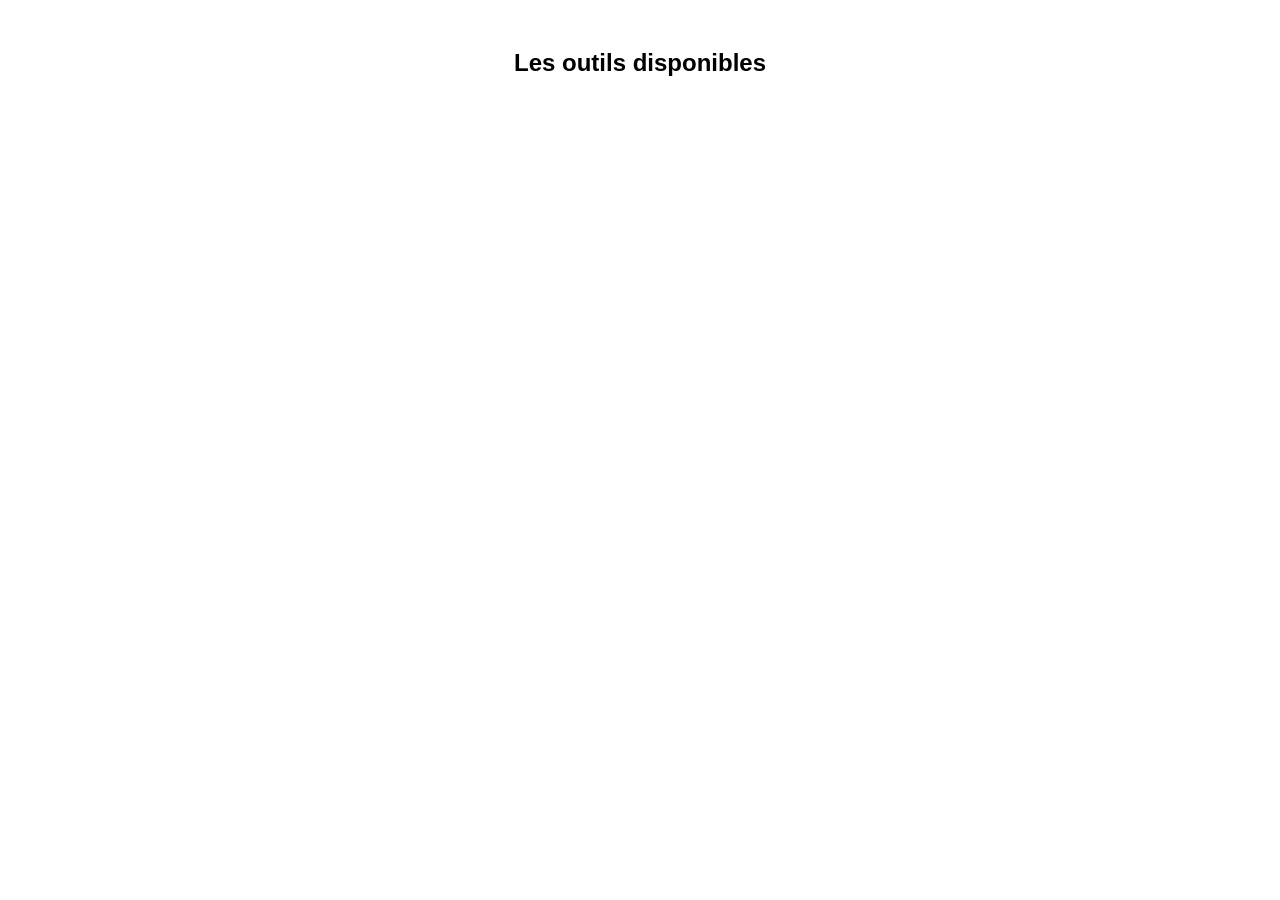
<file: landing/index.html>
<!DOCTYPE html>
<html lang="fr">
<head>
    <meta charset="UTF-8">
    <meta name="viewport" content="width=device-width, initial-scale=1.0">
    <title>AI JazTools - Mini outils rapides</title>
    <meta name="description" content="Collection de mini outils développés rapidement pour répondre à des besoins temporaires et ponctuels">
    
    <!-- Security Headers -->
    <meta http-equiv="Content-Security-Policy" content="default-src 'self'; script-src 'self' 'unsafe-inline'; style-src 'self' 'unsafe-inline'; img-src 'self' data:; font-src 'self'; connect-src 'self';">
    <meta http-equiv="X-Content-Type-Options" content="nosniff">
    <meta http-equiv="X-Frame-Options" content="DENY">
    <meta http-equiv="Referrer-Policy" content="strict-origin-when-cross-origin">
    <meta http-equiv="Permissions-Policy" content="geolocation=(), microphone=(), camera=()">
    
    <link rel="icon" type="image/svg+xml" href="../shared/assets/favicon.svg">
    <link rel="icon" type="image/x-icon" href="../shared/assets/favicon.ico">
    <link rel="stylesheet" href="../shared/design-system/variables.css">
    <link rel="stylesheet" href="../shared/design-system/base.css">
    <link rel="stylesheet" href="../shared/design-system/components.css">
    <link rel="stylesheet" href="../shared/design-system/utilities.css">
    <link rel="stylesheet" href="styles.css">
    
    <!-- Shared Components -->
    <script type="module">
        // Import shared components for dynamic use
        import Button from '../shared/components/Button/Button.js';
        import Card from '../shared/components/Card/Card.js';
        import Header from '../shared/components/Header/Header.js';
        import Footer from '../shared/components/Footer/Footer.js';
        import Badge from '../shared/components/Badge/Badge.js';
        import Grid from '../shared/components/Grid/Grid.js';
        import { List, ListItem } from '../shared/components/List/index.js';
        
        // Make components available globally
        window.SharedComponents = {
            Button,
            Card,
            Header,
            Footer,
            Badge,
            Grid,
            List,
            ListItem
        };
    </script>
</head>
<body>
    <!-- Skip link pour navigation clavier -->
    <a href="#main-content" class="skip-link">Aller au contenu principal</a>
    
    <div class="container" id="app-container">
        <!-- Header, Navigation, Tools, About, Footer will be created dynamically -->
    </div>
    
    <script type="module">
        // Helper function to get shared components
        function getSharedComponent(name) {
            if (window.SharedComponents && window.SharedComponents[name]) {
                return window.SharedComponents[name];
            }
            console.warn(`Shared component ${name} not available yet`);
            return null;
        }
        
        // Initialize landing page with shared components
        function initializeLandingPage() {
            const container = document.getElementById('app-container');
            if (!container) return;
            
            const Header = getSharedComponent('Header');
            const Footer = getSharedComponent('Footer');
            const Card = getSharedComponent('Card');
            const Badge = getSharedComponent('Badge');
            const Button = getSharedComponent('Button');
            const Grid = getSharedComponent('Grid');
            const List = getSharedComponent('List');
            const ListItem = getSharedComponent('ListItem');
            
            // Create Header
            if (Header) {
                const header = Header({
                    title: 'AI JazTools',
                    subtitle: 'Collection de mini outils rapides pour répondre à des besoins temporaires et ponctuels'
                });
                header.className = 'app-header';
                header.style.cssText = 'text-align: center; margin: var(--space-lg) 0; padding: var(--space-xl) 0 var(--space-lg) 0; background: var(--dark); color: var(--white); border-radius: var(--radius);';
                container.appendChild(header);
            }
            
            // Create Navigation
            const nav = document.createElement('nav');
            nav.className = 'my-5 text-center';
            nav.setAttribute('role', 'navigation');
            nav.setAttribute('aria-label', 'Navigation principale');
            
            if (List && ListItem && Button) {
                const navList = List({
                    children: [
                        ListItem({
                            children: [
                                Button({
                                    variant: 'secondary',
                                    children: 'Voir les outils',
                                    onClick: () => {
                                        document.getElementById('tools-section')?.scrollIntoView({ behavior: 'smooth' });
                                    },
                                    ariaLabel: 'Aller à la section des outils'
                                })
                            ]
                        }),
                        ListItem({
                            children: [
                                Button({
                                    variant: 'secondary',
                                    children: 'À propos',
                                    onClick: () => {
                                        document.getElementById('about-section')?.scrollIntoView({ behavior: 'smooth' });
                                    },
                                    ariaLabel: 'Aller à la section à propos'
                                })
                            ]
                        })
                    ]
                });
                navList.className = 'list flex flex-wrap justify-center nav-gap';
                nav.appendChild(navList);
            }
            container.appendChild(nav);
            
            // Create Main
            const main = document.createElement('main');
            main.id = 'main-content';
            main.setAttribute('role', 'main');
            
            // Tools Section
            const toolsSection = document.createElement('section');
            toolsSection.id = 'tools-section';
            toolsSection.className = 'my-6';
            toolsSection.setAttribute('aria-labelledby', 'tools-title');
            
            const toolsTitle = document.createElement('h2');
            toolsTitle.id = 'tools-title';
            toolsTitle.className = 'text-center text-2xl font-semibold mb-6';
            toolsTitle.textContent = 'Les outils disponibles';
            toolsSection.appendChild(toolsTitle);
            
            if (Grid && Card && Badge && Button && List && ListItem) {
                // Feed Minitools Card
                const feedMinitoolsCard = Card({
                    children: [
                        (() => {
                            const header = document.createElement('div');
                            header.className = 'card-header';
                            const title = document.createElement('h3');
                            title.className = 'card-title';
                            title.textContent = 'Feed Minitools';
                            header.appendChild(title);
                            header.appendChild(Badge({ variant: 'primary', children: 'RSS' }));
                            return header;
                        })(),
                        (() => {
                            const body = document.createElement('div');
                            body.className = 'card-body flex-grow';
                            const p = document.createElement('p');
                            p.textContent = 'Suite d\'outils pour gérer, migrer et organiser vos flux RSS et favoris.';
                            body.appendChild(p);
                            const list = List({
                                children: [
                                    ListItem({ children: 'Favorites Migrator - Migration de favoris entre plateformes' }),
                                    ListItem({ children: 'Subscription Organizer - Organisation et analyse d\'abonnements RSS' })
                                ]
                            });
                            list.className = 'list mt-3';
                            body.appendChild(list);
                            return body;
                        })(),
                        (() => {
                            const footer = document.createElement('div');
                            footer.className = 'card-footer';
                            const link = Button({
                                variant: 'primary',
                                children: 'Accéder à Feed Minitools',
                                onClick: () => window.location.href = '../tools/feed-minitools/index.html'
                            });
                            link.className = 'btn btn-primary w-full';
                            link.style.cssText = 'display: block; width: 100%; text-align: center; text-decoration: none;';
                            footer.appendChild(link);
                            return footer;
                        })()
                    ]
                });
                feedMinitoolsCard.className = 'card flex flex-col h-full';
                
                // InstaFed Card
                const instafedCard = Card({
                    children: [
                        (() => {
                            const header = document.createElement('div');
                            header.className = 'card-header';
                            const title = document.createElement('h3');
                            title.className = 'card-title';
                            title.textContent = 'InstaFed';
                            header.appendChild(title);
                            header.appendChild(Badge({ variant: 'success', children: 'Migration' }));
                            return header;
                        })(),
                        (() => {
                            const body = document.createElement('div');
                            body.className = 'card-body flex-grow';
                            const p = document.createElement('p');
                            p.textContent = 'Outil gratuit pour migrer vos photos Instagram vers Pixelfed. Conversion automatique et respect de la vie privée.';
                            body.appendChild(p);
                            const list = List({
                                children: [
                                    ListItem({ children: 'Conversion automatique des archives Instagram' }),
                                    ListItem({ children: 'Traitement 100% local (données privées)' }),
                                    ListItem({ children: 'Format compatible Pixelfed' })
                                ]
                            });
                            list.className = 'list mt-3';
                            body.appendChild(list);
                            return body;
                        })(),
                        (() => {
                            const footer = document.createElement('div');
                            footer.className = 'card-footer';
                            const link = Button({
                                variant: 'primary',
                                children: 'Accéder à InstaFed',
                                onClick: () => window.location.href = '../tools/instafed/index.html'
                            });
                            link.className = 'btn btn-primary w-full';
                            link.style.cssText = 'display: block; width: 100%; text-align: center; text-decoration: none;';
                            footer.appendChild(link);
                            return footer;
                        })()
                    ]
                });
                instafedCard.className = 'card flex flex-col h-full';
                
                // URLs to OPML Card
                const urlsOpmlCard = Card({
                    children: [
                        (() => {
                            const header = document.createElement('div');
                            header.className = 'card-header';
                            const title = document.createElement('h3');
                            title.className = 'card-title';
                            title.textContent = 'URLs to OPML';
                            header.appendChild(title);
                            header.appendChild(Badge({ variant: 'warning', children: 'RSS' }));
                            return header;
                        })(),
                        (() => {
                            const body = document.createElement('div');
                            body.className = 'card-body flex-grow';
                            const p = document.createElement('p');
                            p.textContent = 'Convertit une liste d\'URLs de sites web en format OPML en détectant automatiquement leurs flux RSS/Atom.';
                            body.appendChild(p);
                            const list = List({
                                children: [
                                    ListItem({ children: 'Traitement en lot d\'URLs' }),
                                    ListItem({ children: 'Détection automatique des flux' }),
                                    ListItem({ children: 'Génération de fichiers OPML' })
                                ]
                            });
                            list.className = 'list mt-3';
                            body.appendChild(list);
                            return body;
                        })(),
                        (() => {
                            const footer = document.createElement('div');
                            footer.className = 'card-footer';
                            const link = Button({
                                variant: 'primary',
                                children: 'Accéder à URLs to OPML',
                                onClick: () => window.location.href = '../tools/feed-minitools/urls-to-opml/index.html'
                            });
                            link.className = 'btn btn-primary w-full';
                            link.style.cssText = 'display: block; width: 100%; text-align: center; text-decoration: none;';
                            footer.appendChild(link);
                            return footer;
                        })()
                    ]
                });
                urlsOpmlCard.className = 'card flex flex-col h-full';
                
                const toolsGrid = Grid({
                    columns: 3,
                    children: [feedMinitoolsCard, instafedCard, urlsOpmlCard]
                });
                toolsGrid.className = 'grid grid-cols-3';
                toolsSection.appendChild(toolsGrid);
            }
            
            main.appendChild(toolsSection);
            
            // About Section
            const aboutSection = document.createElement('section');
            aboutSection.id = 'about-section';
            aboutSection.className = 'my-6';
            aboutSection.setAttribute('aria-labelledby', 'about-title');
            
            if (Card && List && ListItem) {
                const aboutCard = Card({
                    children: [
                        (() => {
                            const title = document.createElement('h2');
                            title.id = 'about-title';
                            title.textContent = 'À propos';
                            return title;
                        })(),
                        (() => {
                            const p1 = document.createElement('p');
                            p1.textContent = 'Cette collection regroupe des mini outils développés rapidement pour répondre à des besoins temporaires et ponctuels. Ils partagent une nomenclature commune, une cohérence de code/stack, CSS et nommage pour être maintenus en commun.';
                            return p1;
                        })(),
                        (() => {
                            const p2 = document.createElement('p');
                            p2.textContent = 'Les outils sont soit des méthodes d\'utilisation d\'IA pour des mini projets, soit des mini projets générés via IA.';
                            return p2;
                        })(),
                        (() => {
                            const h3 = document.createElement('h3');
                            h3.textContent = 'Caractéristiques communes';
                            return h3;
                        })(),
                        (() => {
                            const list = List({
                                children: [
                                    ListItem({ children: 'Design system unifié' }),
                                    ListItem({ children: 'Nomenclature cohérente' }),
                                    ListItem({ children: 'Stack technique standardisée' }),
                                    ListItem({ children: 'Déploiement via Coolify sur VPS' })
                                ]
                            });
                            list.className = 'mt-3';
                            return list;
                        })()
                    ]
                });
                aboutCard.className = 'card';
                aboutSection.appendChild(aboutCard);
            }
            
            main.appendChild(aboutSection);
            container.appendChild(main);
            
            // Create Footer
            if (Footer) {
                const footer = Footer({
                    children: [
                        'Collection open source - Vos données restent sur votre appareil',
                        (() => {
                            const p = document.createElement('p');
                            p.className = 'mt-2 text-xs opacity-75';
                            const link = document.createElement('a');
                            link.href = 'https://jasonrouet.com/';
                            link.target = '_blank';
                            link.rel = 'noopener';
                            link.setAttribute('aria-label', 'Site web de Jason Rouet (ouvre dans un nouvel onglet)');
                            link.textContent = 'Jason Rouet';
                            p.appendChild(document.createTextNode('Un projet de '));
                            p.appendChild(link);
                            return p;
                        })()
                    ]
                });
                footer.className = 'app-footer mt-8';
                footer.style.cssText = 'text-align: center; margin-top: var(--space-xl); padding: var(--space-md); color: var(--gray); font-size: var(--font-size-sm); background: var(--light); border-radius: var(--radius);';
                container.appendChild(footer);
            }
        }
        
        // Initialize when DOM is ready
        document.addEventListener('DOMContentLoaded', () => {
            setTimeout(() => {
                initializeLandingPage();
            }, 100);
        });
    </script>
</body>
</html>
</file>
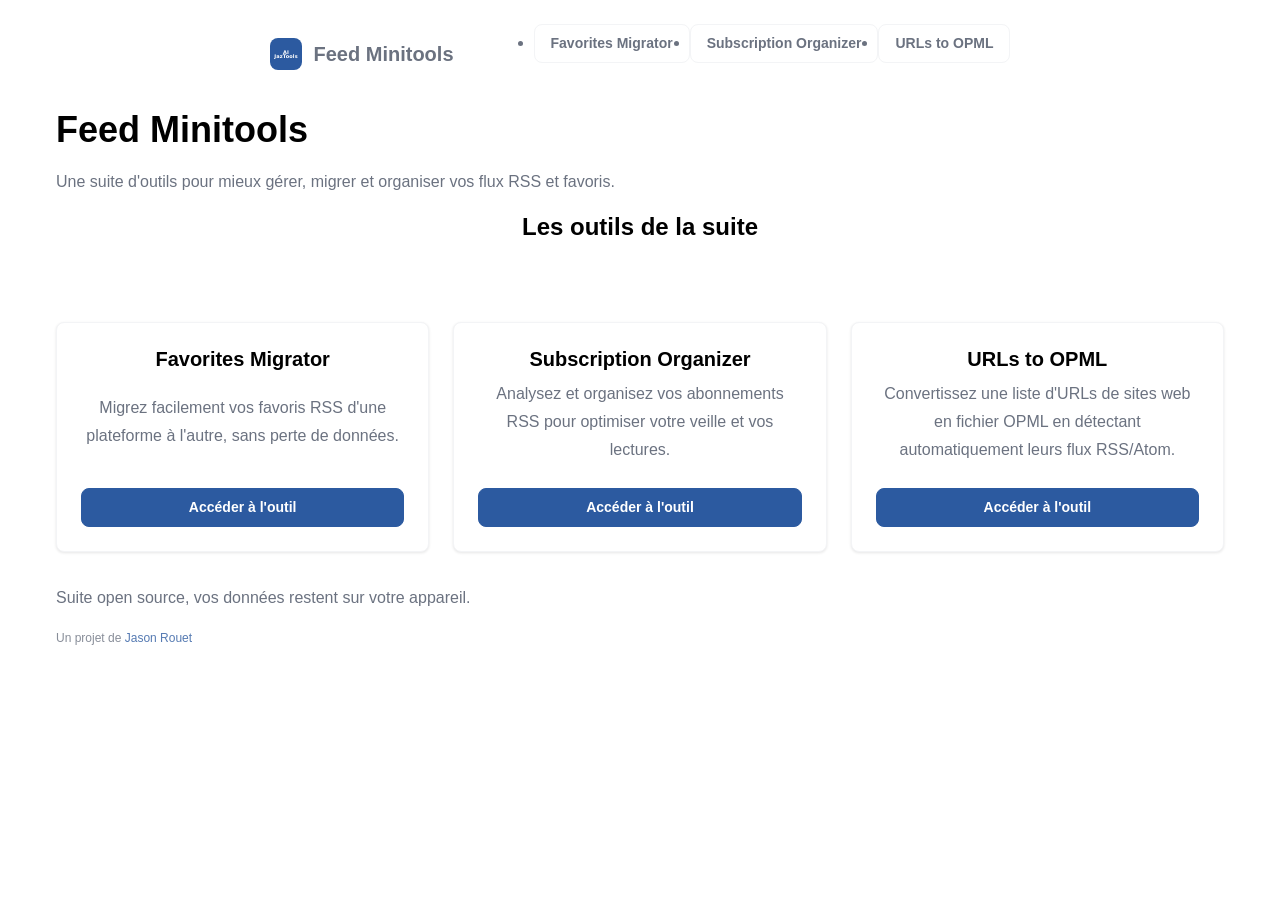
<file: tools/feed-minitools/index.html>
<!-- feed-minitools/index.html : Page d'accueil de la suite Feed Minitools -->
<!DOCTYPE html>
<html lang="fr">
<head>
    <meta charset="UTF-8">
    <meta name="viewport" content="width=device-width, initial-scale=1.0">
    <title>Feed Minitools</title>
    
    <!-- Security Headers -->
    <meta http-equiv="Content-Security-Policy" content="default-src 'self'; script-src 'self' 'unsafe-inline'; style-src 'self' 'unsafe-inline'; img-src 'self' data:; font-src 'self'; connect-src 'self';">
    <meta http-equiv="X-Content-Type-Options" content="nosniff">
    <meta http-equiv="X-Frame-Options" content="DENY">
    <meta http-equiv="Referrer-Policy" content="strict-origin-when-cross-origin">
    <meta http-equiv="Permissions-Policy" content="geolocation=(), microphone=(), camera=()">
    
    <link rel="icon" type="image/svg+xml" href="../../shared/assets/favicon.svg">
    <link rel="icon" type="image/x-icon" href="../../shared/assets/favicon.ico">
    <link rel="stylesheet" href="../../shared/design-system/variables.css">
    <link rel="stylesheet" href="../../shared/design-system/base.css">
    <link rel="stylesheet" href="../../shared/design-system/components.css">
    <link rel="stylesheet" href="../../shared/design-system/utilities.css">
</head>
<body>
    <div class="container">
        <!-- Navigation principale -->
        <nav class="flex items-center justify-center my-4">
            <div class="flex items-center mr-6">
                <img src="../../shared/assets/favicon.svg" alt="Logo Feed Minitools" style="height: 2rem; margin-right: 0.75rem;" loading="lazy">
                <span class="font-bold text-xl">Feed Minitools</span>
            </div>
            <ul class="flex items-center gap-4">
                <li><a href="favorites-migrator/public/index.html" class="btn btn-secondary">Favorites Migrator</a></li>
                <li><a href="subscription-organizer/index.html" class="btn btn-secondary">Subscription Organizer</a></li>
                <li><a href="urls-to-opml/index.html" class="btn btn-secondary">URLs to OPML</a></li>
            </ul>
        </nav>

        <!-- Header principal -->
        <header class="app-header">
            <h1>Feed Minitools</h1>
            <p class="subtitle">Une suite d'outils pour mieux gérer, migrer et organiser vos flux RSS et favoris.</p>
        </header>

        <!-- Section outils -->
        <section>
            <h2 class="text-center text-2xl font-semibold mb-6">Les outils de la suite</h2>
            <div class="grid grid-cols-3 stats-grid">
                <!-- Carte 1 -->
                <div class="card flex flex-col items-center justify-between">
                    <h3 class="text-xl font-bold mb-2">Favorites Migrator</h3>
                    <p class="text-center mb-4">Migrez facilement vos favoris RSS d'une plateforme à l'autre, sans perte de données.</p>
                    <a href="favorites-migrator/public/index.html" class="btn btn-primary w-full">Accéder à l'outil</a>
                </div>
                <!-- Carte 2 -->
                <div class="card flex flex-col items-center justify-between">
                    <h3 class="text-xl font-bold mb-2">Subscription Organizer</h3>
                    <p class="text-center mb-4">Analysez et organisez vos abonnements RSS pour optimiser votre veille et vos lectures.</p>
                    <a href="subscription-organizer/index.html" class="btn btn-primary w-full">Accéder à l'outil</a>
                </div>
                <!-- Carte 3 -->
                <div class="card flex flex-col items-center justify-between">
                    <h3 class="text-xl font-bold mb-2">URLs to OPML</h3>
                    <p class="text-center mb-4">Convertissez une liste d'URLs de sites web en fichier OPML en détectant automatiquement leurs flux RSS/Atom.</p>
                    <a href="urls-to-opml/index.html" class="btn btn-primary w-full">Accéder à l'outil</a>
                </div>
            </div>
        </section>

        <!-- Footer -->
        <footer class="app-footer mt-8">
            <p>Suite open source, vos données restent sur votre appareil.</p>
            <p style="margin-top: 0.5rem; font-size: 0.75rem; opacity: 0.8;">Un projet de <a href="https://jasonrouet.com/" target="_blank" rel="noopener">Jason Rouet</a></p>
        </footer>
    </div>
</body>
</html>
</file>
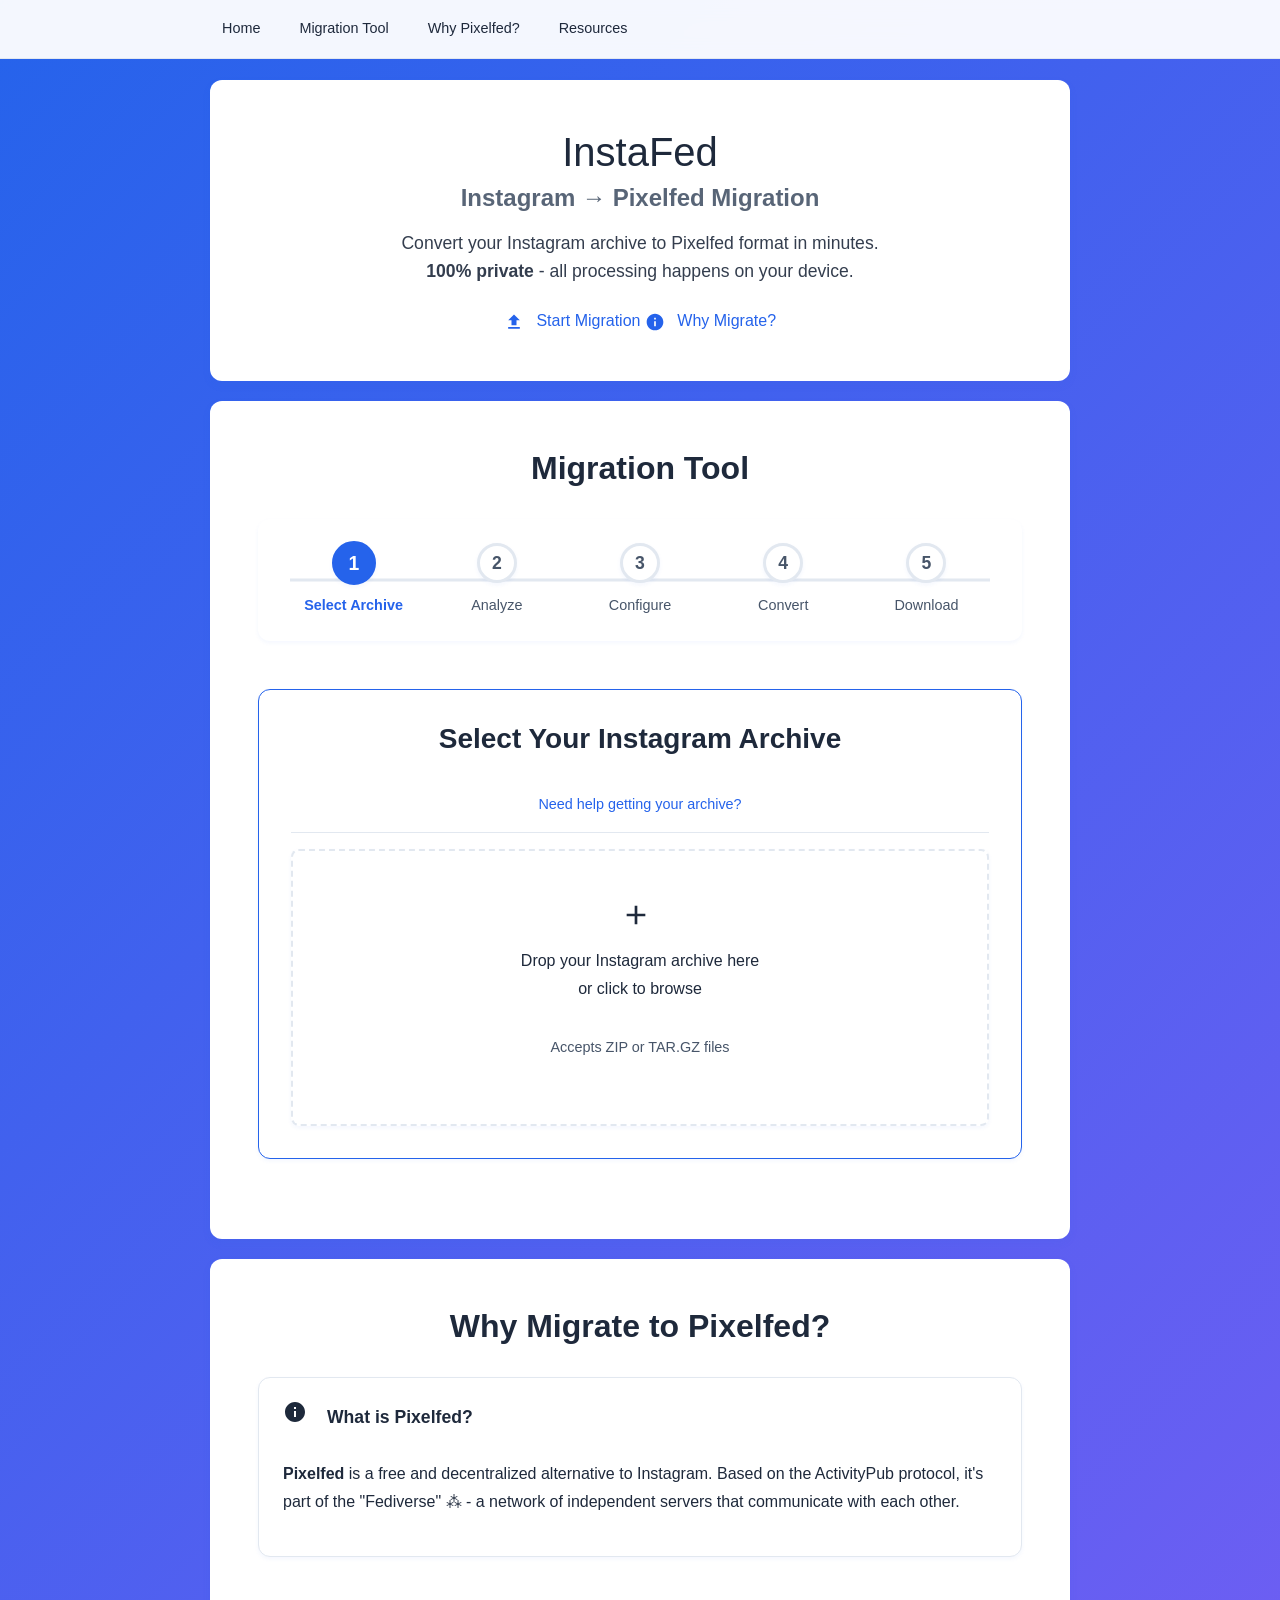
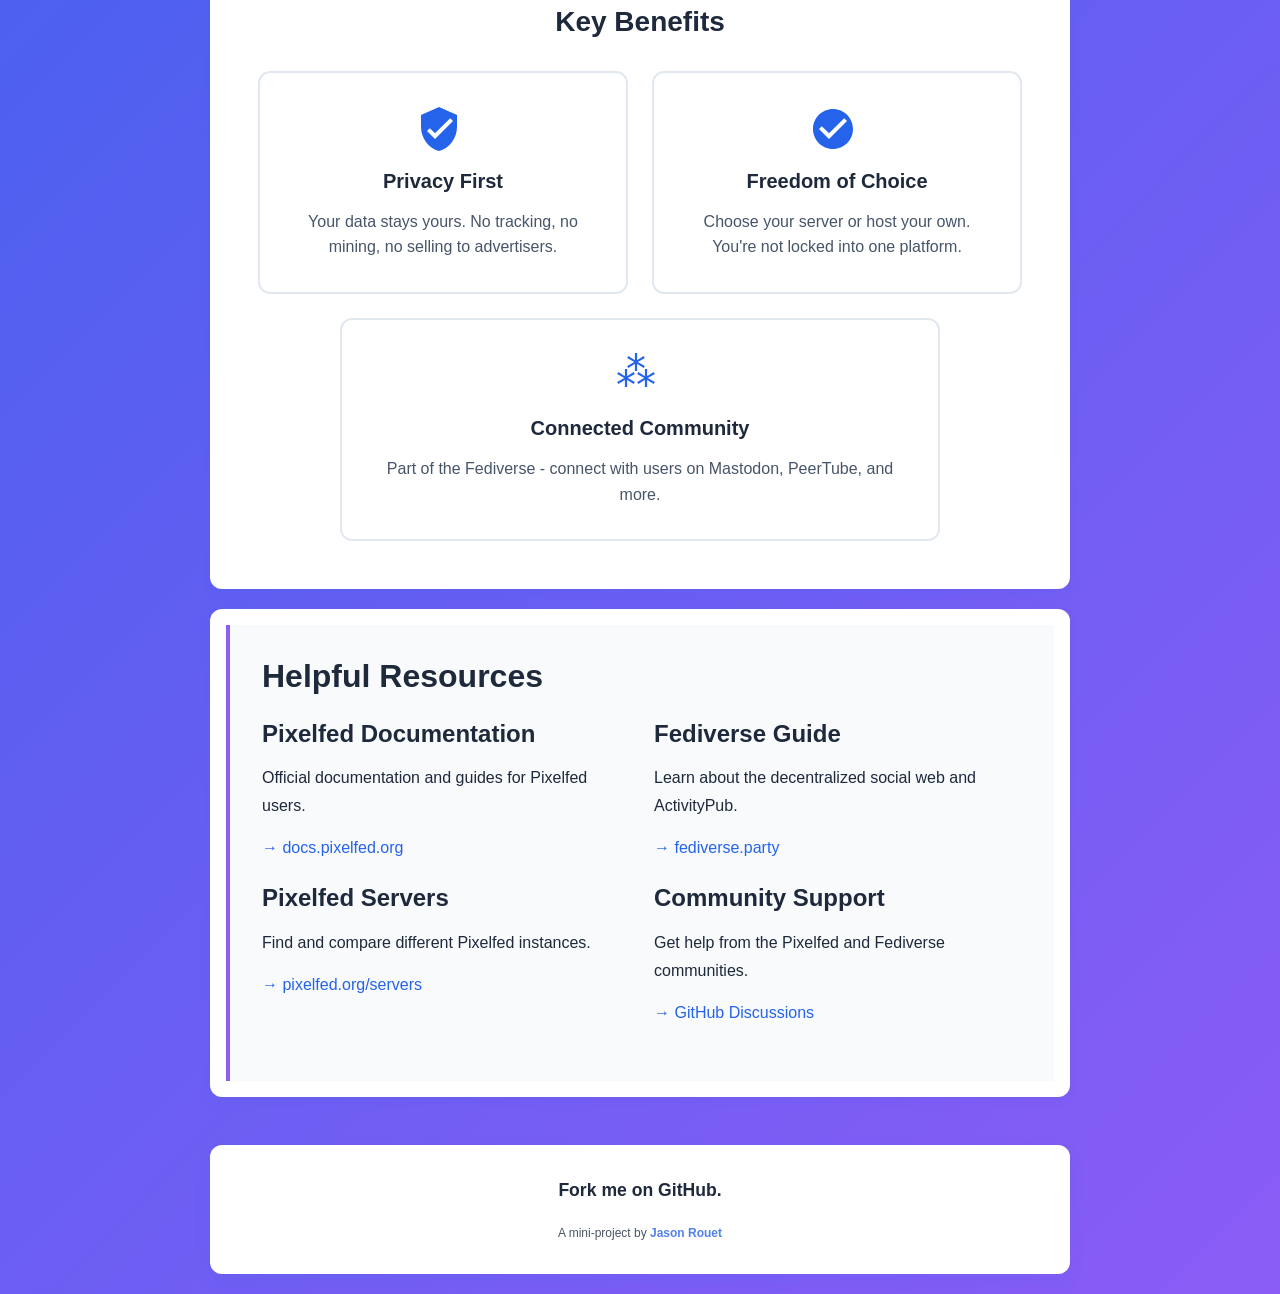
<file: tools/instafed/index.html>
<!DOCTYPE html>
<html lang="en">
<head>
    <meta charset="UTF-8">
    <meta name="viewport" content="width=device-width, initial-scale=1.0">
    <title>InstaFed | Instagram to Pixelfed Migration Tool</title>
    <meta name="description" content="Outil gratuit pour migrer vos photos Instagram vers Pixelfed. Conversion automatique et respect de la vie privée.">
    <meta name="keywords" content="instagram, pixelfed, migration, fediverse, archive, conversion, vie privée">
    <meta name="author" content="Jason Rouet">
    <meta name="robots" content="index, follow">
    
    <!-- Security Headers -->
    <meta http-equiv="Content-Security-Policy" content="default-src 'self'; script-src 'self' 'unsafe-inline'; style-src 'self' 'unsafe-inline'; img-src 'self' data:; font-src 'self'; connect-src 'self';">
    <meta http-equiv="X-Content-Type-Options" content="nosniff">
    <meta http-equiv="X-Frame-Options" content="DENY">
    <meta http-equiv="Referrer-Policy" content="strict-origin-when-cross-origin">
    <meta http-equiv="Permissions-Policy" content="geolocation=(), microphone=(), camera=()">
    
    <!-- Favicon -->
    <link rel="icon" type="image/svg+xml" href="../../shared/assets/favicon.svg">
    <link rel="icon" type="image/x-icon" href="../../shared/assets/favicon.ico">
    
    <!-- Open Graph / Facebook -->
    <meta property="og:title" content="InstaFed - Migration Instagram vers Pixelfed">
    <meta property="og:description" content="Outil gratuit pour migrer vos photos Instagram vers Pixelfed">
    <meta property="og:type" content="website">
    <meta property="og:url" content="https://instafed.app/">
    <meta property="og:image" content="https://instafed.app/og-image.png">
    
    <!-- Twitter -->
    <meta name="twitter:card" content="summary_large_image">
    <meta name="twitter:title" content="InstaFed - Migration Instagram vers Pixelfed">
    <meta name="twitter:description" content="Outil gratuit pour migrer vos photos Instagram vers Pixelfed">
    <meta name="twitter:image" content="https://instafed.app/twitter-card.png">
    
    <link rel="stylesheet" href="../../shared/design-system/variables.css">
    <link rel="stylesheet" href="../../shared/design-system/base.css">
    <link rel="stylesheet" href="../../shared/design-system/components.css">
    <link rel="stylesheet" href="../../shared/design-system/utilities.css">
    <link rel="stylesheet" href="styles.css">
    <script src="libs/jszip.min.js"></script>
    
    <!-- Shared Components -->
    <script type="module">
        // Import shared components for dynamic use
        import Button from '../../shared/components/Button/Button.js';
        import Card from '../../shared/components/Card/Card.js';
        import Message from '../../shared/components/Message/Message.js';
        import Modal from '../../shared/components/Modal/Modal.js';
        import Loader from '../../shared/components/Loader/Loader.js';
        import { ProgressBar, ProgressContainer } from '../../shared/components/Progress/index.js';
        import Header from '../../shared/components/Header/Header.js';
        import Footer from '../../shared/components/Footer/Footer.js';
        
        // Make components available globally
        window.SharedComponents = {
            Button,
            Card,
            Message,
            Modal,
            Loader,
            ProgressBar,
            ProgressContainer,
            Header,
            Footer
        };
    </script>
    
    <!-- JSON-LD Structured Data -->
    <script type="application/ld+json">
    {
      "@context": "https://schema.org",
      "@type": "WebApplication",
      "name": "InstaFed",
      "description": "Outil gratuit pour migrer vos photos Instagram vers Pixelfed",
      "url": "https://instafed.app/",
      "applicationCategory": "UtilityApplication",
      "operatingSystem": "Web Browser",
      "offers": {
        "@type": "Offer",
        "price": "0",
        "priceCurrency": "USD"
      }
    }
    </script>
</head>
<body>
    <!-- Skip to main content link for screen readers -->
    <a href="#main-content" class="skip-link">Skip to main content</a>

    <!-- Sticky Navigation Menu -->
    <nav class="sticky-nav" id="stickyNav" role="navigation" aria-label="Main navigation">
        <div class="nav-container">
            <div class="nav-links" role="menubar">
                <a href="#" class="nav-link" role="menuitem" aria-label="Go to top of page">Home</a>
                <a href="#migration-tool" class="nav-link" role="menuitem" aria-label="Go to migration tool section">Migration Tool</a>
                <a href="#why-pixelfed" class="nav-link" role="menuitem" aria-label="Go to why Pixelfed section">Why Pixelfed?</a>
                <a href="#sources" class="nav-link" role="menuitem" aria-label="Go to additional resources section">Resources</a>
            </div>
        </div>
    </nav>

    <!-- Back to Top Button -->
    <button class="back-to-top" id="backToTop" onclick="scrollToTop()" aria-label="Back to top of page">↑</button>

    <main id="main-content" role="main">
        <div class="container">
            <!-- Header -->
            <header class="card-base">
                <div class="header text-center">
                    <h1>InstaFed</h1>
                    <h2>Instagram → Pixelfed Migration</h2>
                    <p class="header-description">
                        Convert your Instagram archive to Pixelfed format in minutes.<br>
                        <strong>100% private</strong> - all processing happens on your device.
                    </p>
                    <div class="cta-container">
                        <a href="#migration-tool" class="cta-button primary" aria-label="Start migration process">
                            <svg class="icon icon--upload" viewBox="0 0 24 24" aria-hidden="true">
                                <path d="M9 16h6v-6h4l-7-7-7 7h4v6zm-4 4h14v-2H5v2z"/>
                            </svg>
                            Start Migration
                        </a>
                        <a href="#why-pixelfed" class="cta-button secondary" aria-label="Learn more about Pixelfed migration">
                            <svg class="icon icon--info" viewBox="0 0 24 24" aria-hidden="true">
                                <path d="M12 2C6.48 2 2 6.48 2 12s4.48 10 10 10 10-4.48 10-10S17.52 2 12 2zm1 15h-2v-6h2v6zm0-8h-2V7h2v2z"/>
                            </svg>
                            Why Migrate?
                        </a>
                    </div>
                </div>
            </header>

            <!-- Migration Tool Section -->
            <section class="card-base" id="migration-tool">
                <div class="section migration-section">
                    <h2>Migration Tool</h2>
                    
                    <!-- Error Message Container (will be populated dynamically) -->
                    <div id="error-message-container" style="margin-bottom: 1rem;"></div>
                    <div id="success-message-container" style="margin-bottom: 1rem;"></div>
                    
                    <!-- Progress Tracker -->
                    <div class="progress-tracker">
                        <div class="progress-step active" data-step="1">
                            <div class="step-indicator">1</div>
                            <div class="step-label">Select Archive</div>
                        </div>
                        <div class="progress-step" data-step="2">
                            <div class="step-indicator">2</div>
                            <div class="step-label">Analyze</div>
                        </div>
                        <div class="progress-step" data-step="3">
                            <div class="step-indicator">3</div>
                            <div class="step-label">Configure</div>
                        </div>
                        <div class="progress-step" data-step="4">
                            <div class="step-indicator">4</div>
                            <div class="step-label">Convert</div>
                        </div>
                        <div class="progress-step" data-step="5">
                            <div class="step-indicator">5</div>
                            <div class="step-label">Download</div>
                        </div>
                    </div>

                    <!-- Step 1: Archive Selection -->
                    <div class="migration-step active" id="step1" role="region" aria-label="Step 1: Select Instagram Archive">
                        <div class="step-header">
                            <h3>Select Your Instagram Archive</h3>
                            <button class="help-button" onclick="toggleHelp('archive-help')" aria-label="Show help for getting Instagram archive">
                                Need help getting your archive?
                            </button>
                        </div>

                        <div id="archive-help" class="help-content hidden">
                            <div class="card-base info-box">
                                <h4>How to Get Your Instagram Archive</h4>
                                <ol>
                                    <li>Log into Instagram on desktop</li>
                                    <li>Go to <a href="https://accountscenter.instagram.com/info_and_permissions/" target="_blank" rel="noopener" aria-label="Instagram Archiving and Downloading settings (opens in new tab)">Settings → Privacy and Security</a></li>
                                    <li>Click "Download your information"</li>
                                    <li>Select <strong>JSON format</strong> (important!)</li>
                                    <li>Wait for email (usually 1-48 hours)</li>
                                </ol>
                            </div>
                        </div>

                        <div class="file-drop-zone" id="fileDropZone" role="button" tabindex="0" aria-label="Drop Instagram archive file here or click to browse files" aria-describedby="file-drop-instructions">
                            <div class="drop-zone-content">
                                <svg class="icon icon--large" viewBox="0 0 24 24" aria-hidden="true">
                                    <path d="M19 13h-6v6h-2v-6H5v-2h6V5h2v6h6v2z"/>
                                </svg>
                                <p id="file-drop-instructions">Drop your Instagram archive here<br>or click to browse</p>
                                <p class="file-info">Accepts ZIP or TAR.GZ files</p>
                            </div>
                            <input type="file" id="archiveFile" accept=".zip,.tar.gz" class="file-input" aria-label="Select Instagram archive file" />
                        </div>

                        <div id="fileInfo" class="file-details hidden" aria-live="polite" aria-atomic="true">
                            <div class="file-preview">
                                <span id="fileName"></span>
                                <span id="fileSize"></span>
                            </div>
                        </div>
                        
                        <div class="action-buttons hidden" id="step1-action-buttons">
                            <!-- Button will be created dynamically -->
                        </div>
                    </div>

                    <!-- Step 2: Analysis -->
                    <div class="migration-step" id="step2" role="region" aria-label="Step 2: Analyze Instagram Archive">
                        <div class="step-header">
                            <h3>Analyzing Your Archive</h3>
                        </div>
                        
                        <div class="analysis-progress" id="analysis-progress-container">
                            <!-- Progress will be created dynamically -->
                        </div>

                        <div id="analysisResults" class="analysis-results hidden" aria-live="polite" aria-atomic="true">
                            <!-- Instagram Account Info -->
                            <div class="instagram-account-info">
                                <div class="account-card">
                                    <svg class="icon icon--instagram" viewBox="0 0 24 24" aria-hidden="true">
                                        <path d="M12 2.163c3.204 0 3.584.012 4.85.07 3.252.148 4.771 1.691 4.919 4.919.058 1.265.069 1.645.069 4.849 0 3.205-.012 3.584-.069 4.849-.149 3.225-1.664 4.771-4.919 4.919-1.266.058-1.644.07-4.85.07-3.204 0-3.584-.012-4.849-.07-3.26-.149-4.771-1.699-4.919-4.92-.058-1.265-.07-1.644-.07-4.849 0-3.204.013-3.583.07-4.849.149-3.227 1.664-4.771 4.919-4.919 1.266-.057 1.645-.069 4.849-.069zm0-2.163c-3.259 0-3.667.014-4.947.072-4.358.2-6.78 2.618-6.98 6.98-.059 1.281-.073 1.689-.073 4.948 0 3.259.014 3.668.072 4.948.2 4.358 2.618 6.78 6.98 6.98 1.281.058 1.689.072 4.948.072 3.259 0 3.668-.014 4.948-.072 4.354-.2 6.782-2.618 6.979-6.98.059-1.28.073-1.689.073-4.948 0-3.259-.014-3.667-.072-4.947-.196-4.354-2.617-6.78-6.979-6.98-1.281-.059-1.69-.073-4.949-.073zm0 5.838c-3.403 0-6.162 2.759-6.162 6.162s2.759 6.163 6.162 6.163 6.162-2.759 6.162-6.163c0-3.403-2.759-6.162-6.162-6.162zm0 10.162c-2.209 0-4-1.79-4-4 0-2.209 1.791-4 4-4s4 1.791 4 4c0 2.21-1.791 4-4 4zm6.406-11.845c-.796 0-1.441.645-1.441 1.44s.645 1.44 1.441 1.44c.795 0 1.439-.645 1.439-1.44s-.644-1.44-1.439-1.44z"/>
                                    </svg>
                                    <div class="account-details">
                                        <span class="account-label">Instagram Account Source:</span>
                                        <a id="instagramAccountLink" href="#" target="_blank" rel="noopener" class="account-username">
                                            <span id="instagramUsername">@username</span>
                                            <svg class="icon icon--external" viewBox="0 0 24 24" aria-hidden="true">
                                                <path d="M19 19H5V5h7V3H5c-1.11 0-2 .9-2 2v14c0 1.1.89 2 2 2h14c1.1 0 2-.9 2-2v-7h-2v7zM14 3v2h3.59l-9.83 9.83 1.41 1.41L19 6.41V10h2V3h-7z"/>
                                            </svg>
                                        </a>
                                    </div>
                                </div>
                            </div>
                            
                            <div class="stats-grid">
                                <div class="stat-card">
                                    <svg class="icon icon--photo" viewBox="0 0 24 24" aria-hidden="true">
                                        <path d="M21 19V5c0-1.1-.9-2-2-2H5c-1.1 0-2 .9-2 2v14c0 1.1.9 2 2 2h14c1.1 0 2-.9 2-2zM8.5 13.5l2.5 3.01L14.5 12l4.5 6H5l3.5-4.5z"/>
                                    </svg>
                                    <span id="photoCount">0</span>
                                    <label>Photos</label>
                                </div>
                                <div class="stat-card">
                                    <svg class="icon icon--video" viewBox="0 0 24 24" aria-hidden="true">
                                        <path d="M17 10.5V7c0-.55-.45-1-1-1H4c-.55 0-1 .45-1 1v10c0 .55.45 1 1 1h12c.55 0 1-.45 1-1v-3.5l4 4v-11l-4 4z"/>
                                    </svg>
                                    <span id="videoCount">0</span>
                                    <label>Videos</label>
                                </div>
                                <div class="stat-card">
                                    <svg class="icon icon--storage" viewBox="0 0 24 24" aria-hidden="true">
                                        <path d="M20 6h-8l-2-2H4c-1.1 0-1.99.9-1.99 2L2 18c0 1.1.9 2 2 2h16c1.1 0 2-.9 2-2V8c0-1.1-.9-2-2-2zm-2 6h-2v2h2v2h-2v2h-2v-2h-2v-2h2v-2h2v2zm-6 2h2v-2h-2v2zm0 4h2v-2h-2v2z"/>
                                    </svg>
                                    <span id="totalSize">0</span>
                                    <label>Total Size</label>
                                </div>
                            </div>
                        </div>
                        
                        <div class="action-buttons hidden" id="step2-action-buttons">
                            <!-- Button will be created dynamically -->
                        </div>
                    </div>

                    <!-- Step 3: Configuration -->
                    <div class="migration-step" id="step3" role="region" aria-label="Step 3: Configure Conversion Options">
                        <div class="step-header">
                            <h3>Configure Conversion Options</h3>
                            <p>Review detected issues and customize how your archive will be processed.</p>
                        </div>

                        <!-- Essential Option -->
                        <div class="options-section">
                            <h4>Essential Option</h4>
                            <div class="options-grid">
                                <!-- Fix Empty Captions -->
                                <div class="option-card">
                                    <div class="option-content">
                                        <div class="option-header">
                                            <h5>Fix Empty Captions</h5>
                                            <span class="tooltip">
                                                <i class="icon icon--info"></i>
                                                <span class="tooltiptext">
                                                    <strong>Why this matters:</strong> Posts without captions can appear incomplete on Pixelfed and may not engage your audience as effectively. Adding a placeholder ensures all your content has proper descriptions.
                                                    <br><br>
                                                    <strong>Best practice:</strong> Use descriptive placeholders that add context to your migration, like "Migrated thanks to #instafed" to credit the tool.
                                                    <br><br>
                                                    <a href="https://docs.pixelfed.org/features/posts#post-content" target="_blank" rel="noopener">📖 Pixelfed Post Guidelines</a>
                                                </span>
                                            </span>
                                        </div>
                                        <p>Replace empty descriptions with a placeholder</p>
                                        <div class="option-explanation">
                                            <p>Posts without captions can appear incomplete on Pixelfed. Adding a placeholder ensures all your content has proper descriptions.</p>
                                            <p class="explanation-source">
                                                <a href="https://anders.thoresson.se/post/2025/01/preparing-your-instagram-export-for-pixelfed-import/" target="_blank" rel="noopener">📖 Source: Anders Thoresson - Instagram to Pixelfed Import Guide</a>
                                            </p>
                                        </div>
                                        <div class="option-detail">
                                            <label for="captionPlaceholder">Placeholder:</label>
                                            <select id="captionPlaceholder" onchange="document.getElementById('customPlaceholder').style.display = this.value === 'custom' ? 'inline-block' : 'none';">
                                                <option value="Migrated thanks to #instafed" selected>❤️ Show some free love (adds "Migrated thanks to #instafed")</option>
                                                <option value="[Post imported]">[Post imported]</option>
                                                <option value="[Migrated from Instagram]">[Migrated from Instagram]</option>
                                                <option value="custom">Custom text...</option>
                                            </select>
                                            <input type="text" id="customPlaceholder" style="display:none;margin-top:0.5em;" placeholder="Enter your custom text">
                                        </div>
                                    </div>
                                </div>
                            </div>
                        </div>
                        <!-- Optional Options -->
                        <details class="options-section optional-options" id="optionalOptions">
                            <summary class="optional-summary">
                                <span class="summary-content">
                                    <h4>Optional Options</h4>
                                    <p class="section-description">These options are disabled by default. Enable them if you want to further customize the migration.</p>
                                </span>
                                <svg class="expand-icon" viewBox="0 0 24 24" aria-hidden="true">
                                    <path d="M7 10l5 5 5-5z"/>
                                </svg>
                            </summary>
                            <div class="options-grid">
                                <!-- Clean Sensitive Metadata -->
                                <div class="option-card">
                                    <label class="checkbox-container">
                                        <input type="checkbox" id="cleanMetadata">
                                        <span class="checkmark"></span>
                                        <div class="option-header-row">
                                            <h5>Clean Sensitive Metadata</h5>
                                            <span class="option-status" data-checkbox="cleanMetadata">Désactivé</span>
                                        </div>
                                        <div class="option-content">
                                            <p>Remove GPS and EXIF data for privacy protection</p>
                                            <div class="option-explanation">
                                                <p>EXIF data can contain GPS coordinates, camera settings, and timestamps that reveal personal information. Cleaning metadata helps protect your privacy.</p>
                                            </div>
                                            <div class="option-detail">
                                                <label for="metadataLevel">Level:</label>
                                                <select id="metadataLevel">
                                                    <option value="strict">Remove all metadata (GPS, camera info, timestamps)</option>
                                                    <option value="moderate">Remove GPS only (keep camera info)</option>
                                                    <option value="light">Remove GPS and camera info (keep timestamps)</option>
                                                </select>
                                            </div>
                                        </div>
                                    </label>
                                </div>

                                <!-- Add Hashtags -->
                                <div class="option-card">
                                    <label class="checkbox-container">
                                        <input type="checkbox" id="addHashtags">
                                        <span class="checkmark"></span>
                                        <div class="option-header-row">
                                            <h5>Add Hashtags</h5>
                                            <span class="option-status" data-checkbox="addHashtags">Désactivé</span>
                                        </div>
                                        <div class="option-content">
                                            <p>Automatically add hashtags to your migrated posts</p>
                                            <div class="option-explanation">
                                                <p>Hashtags help others find your content on Pixelfed and the wider Fediverse. They're essential for building an audience on decentralized platforms.</p>
                                            </div>
                                            <div class="option-detail">
                                                <label for="hashtagList">Hashtags:</label>
                                                <input type="text" id="hashtagList" class="form-control" placeholder="#migration #pixelfed" value="#migration #pixelfed">
                                            </div>
                                        </div>
                                    </label>
                                </div>
                                <!-- Publication Date Management -->
                                <div class="option-card">
                                    <label class="checkbox-container">
                                        <input type="checkbox" id="preserveDates">
                                        <span class="checkmark"></span>
                                        <div class="option-header-row">
                                            <h5>Use Migration Date</h5>
                                            <span class="option-status" data-checkbox="preserveDates">Désactivé</span>
                                        </div>
                                        <div class="option-content">
                                            <p>Replace original dates with migration date/time</p>
                                            <div class="option-explanation">
                                                <p>Keep original dates to maintain chronological order, or set to import date to publish all content immediately and start building your audience right away.</p>
                                            </div>
                                        </div>
                                    </label>
                                </div>
                            </div>
                        </details>

                        <!-- Preview -->
                        <div class="preview-section">
                            <h4>What will be processed:</h4>
                            <div class="preview-summary">
                                <ul id="previewChanges">
                                    <!-- Content will be generated dynamically by JavaScript -->
                                </ul>
                            </div>
                        </div>

                        <div class="action-buttons hidden" id="step3-action-buttons">
                            <!-- Button will be created dynamically -->
                        </div>
                    </div>

                    <!-- Step 4: Conversion -->
                    <div class="migration-step" id="step4" role="region" aria-label="Step 4: Convert Archive">
                        <div class="step-header">
                            <h3>Converting Your Content</h3>
                        </div>

                        <div class="conversion-progress" id="conversion-progress-container">
                            <!-- Progress will be created dynamically -->
                            <div id="conversionStatus" aria-live="polite" aria-atomic="true">Preparing files...</div>
                        </div>

                        <div class="fixes-applied hidden" id="fixesApplied" aria-live="polite" aria-atomic="true">
                            <!-- Content will be generated dynamically by JavaScript -->
                        </div>
                    </div>

                    <!-- Step 5: Download -->
                    <div class="migration-step" id="step5" role="region" aria-label="Step 5: Download Converted Archive">
                        <div class="step-header">
                            <h3>Your Archive is Ready!</h3>
                        </div>

                        <div class="success-message" role="status" aria-live="polite" aria-atomic="true">
                            <svg class="icon icon--success" viewBox="0 0 24 24" aria-hidden="true">
                                <path d="M12 2C6.48 2 2 6.48 2 12s4.48 10 10 10 10-4.48 10-10S17.52 2 12 2zm-2 15l-5-5 1.41-1.41L10 14.17l7.59-7.59L19 8l-9 9z"/>
                            </svg>
                            <p>Your Instagram content has been successfully converted to Pixelfed format.</p>
                        </div>

                        <div class="download-section">
                            <div class="download-info">
                                <h4>Download Your Converted Archive</h4>
                                <p>The archive is now in the correct format for Pixelfed import (ZIP format containing JSON, properly structured).</p>
                                <div class="format-info">
                                    <svg class="icon icon--info" viewBox="0 0 24 24" aria-hidden="true">
                                        <path d="M12 2C6.48 2 2 6.48 2 12s4.48 10 10 10 10-4.48 10-10S17.52 2 12 2zm1 15h-2v-6h2v6zm0-8h-2V7h2v2z"/>
                                    </svg>
                                    <span>Format: ZIP archive containing JSON (ready for Pixelfed import)</span>
                                </div>
                            </div>
                        </div>
                        
                        <div class="action-buttons hidden" id="step5-action-buttons">
                            <!-- Button will be created dynamically -->
                        </div>

                        <!-- Next Steps -->
                        <div class="next-steps">
                            <h4>Next Steps to Complete Your Migration</h4>
                            <div class="step5-next-steps-grid">
                                <div class="step5-next-step-card">
                                    <div class="step5-step-header">
                                        <span class="step5-step-number">1</span>
                                        <h5>Choose a Pixelfed Server</h5>
                                    </div>
                                    <p>Select a Pixelfed instance to host your account. Consider factors like community size, moderation policies, and server location.</p>
                                    <a href="https://pixelfed.org/servers" target="_blank" rel="noopener" class="btn-base btn-secondary">Find Servers</a>
                                </div>
                                <div class="step5-next-step-card">
                                    <div class="step5-step-header">
                                        <span class="step5-step-number">2</span>
                                        <h5>Import Your Archive</h5>
                                    </div>
                                    <p>Use the downloaded JSON archive file to import your content. Most Pixelfed servers support bulk import features.</p>
                                    <div id="import-guide-button-container">
                                        <!-- Button will be created dynamically -->
                                    </div>
                                </div>
                            </div>
                        </div>
                    </div>
                </div>
            </section>

            <!-- Why Pixelfed Section -->
            <section class="card-base" id="why-pixelfed">
                <div class="section why-pixelfed-section">
                    <h2>Why Migrate to Pixelfed?</h2>
                    
                    <!-- What is Pixelfed -->
                    <div class="pixelfed-info">
                        <div class="card-base info-box" role="note" aria-label="Pixelfed information">
                            <h4>
                                <svg class="icon icon--info" viewBox="0 0 24 24" aria-hidden="true">
                                    <path d="M12 2C6.48 2 2 6.48 2 12s4.48 10 10 10 10-4.48 10-10S17.52 2 12 2zm1 15h-2v-6h2v6zm0-8h-2V7h2v2z"/>
                                </svg>
                                What is Pixelfed?
                            </h4>
                            <p><strong>Pixelfed</strong> is a free and decentralized alternative to Instagram. Based on the ActivityPub protocol, it's part of the "Fediverse" ⁂ - a network of independent servers that communicate with each other.</p>
                        </div>
                    </div>

                    <!-- Key Benefits -->
                    <div class="benefits-section" role="region" aria-label="Key benefits of migration">
                        <h3>Key Benefits</h3>
                        <div class="benefits-grid">
                            <div class="benefit-card" role="article" aria-label="Privacy first benefit">
                                <svg class="icon icon--privacy" viewBox="0 0 24 24" aria-hidden="true">
                                    <path d="M12 1L3 5v6c0 5.55 3.84 10.74 9 12 5.16-1.26 9-6.45 9-12V5l-9-4zm-2 16l-4-4 1.41-1.41L10 14.17l7.59-7.59L19 8l-9 9z"/>
                                </svg>
                                <h4>Privacy First</h4>
                                <p>Your data stays yours. No tracking, no mining, no selling to advertisers.</p>
                            </div>
                            <div class="benefit-card" role="article" aria-label="Freedom of choice benefit">
                                <svg class="icon icon--freedom" viewBox="0 0 24 24" aria-hidden="true">
                                    <path d="M12 2C6.48 2 2 6.48 2 12s4.48 10 10 10 10-4.48 10-10S17.52 2 12 2zm-2 15l-5-5 1.41-1.41L10 14.17l7.59-7.59L19 8l-9 9z"/>
                                </svg>
                                <h4>Freedom of Choice</h4>
                                <p>Choose your server or host your own. You're not locked into one platform.</p>
                            </div>
                            <div class="benefit-card" role="article" aria-label="Connected community benefit">
                                <div class="icon fediverse-icon" aria-hidden="true">⁂</div>
                                <h4>Connected Community</h4>
                                <p>Part of the Fediverse - connect with users on Mastodon, PeerTube, and more.</p>
                            </div>
                        </div>
                    </div>
                </div>
            </section>





            <!-- Additional Resources -->
            <section class="card-base" id="sources">
                <div class="section sources-section">
                    <h2>Helpful Resources</h2>
                    
                    <div class="resources-grid" role="region" aria-label="Additional resources">
                        <div class="resource-card" role="article" aria-label="Pixelfed documentation">
                            <h4>Pixelfed Documentation</h4>
                            <p>Official documentation and guides for Pixelfed users.</p>
                            <a href="https://docs.pixelfed.org" target="_blank" rel="noopener">→ docs.pixelfed.org</a>
                        </div>

                        <div class="resource-card" role="article" aria-label="Fediverse information">
                            <h4>Fediverse Guide</h4>
                            <p>Learn about the decentralized social web and ActivityPub.</p>
                            <a href="https://fediverse.party" target="_blank" rel="noopener">→ fediverse.party</a>
                        </div>

                        <div class="resource-card" role="article" aria-label="Pixelfed servers">
                            <h4>Pixelfed Servers</h4>
                            <p>Find and compare different Pixelfed instances.</p>
                            <a href="https://pixelfed.org/servers" target="_blank" rel="noopener">→ pixelfed.org/servers</a>
                        </div>

                        <div class="resource-card" role="article" aria-label="Community support">
                            <h4>Community Support</h4>
                            <p>Get help from the Pixelfed and Fediverse communities.</p>
                            <a href="https://github.com/pixelfed/pixelfed/discussions" target="_blank" rel="noopener">→ GitHub Discussions</a>
                        </div>
                    </div>
                </div>
            </section>

            <!-- Footer -->
            <footer class="app-footer" role="contentinfo">
                <div class="container footer-container">
                    <p>Fork me on GitHub.</p>
                    <p style="margin-top: 0.5rem; font-size: 0.75rem; opacity: 0.8;">A mini-project by <a href="https://jasonrouet.com/" target="_blank" rel="noopener" aria-label="Visit Jason Rouet's website (opens in new tab)">Jason Rouet</a></p>
                </div>
            </footer>
        </div>
    </main>

    <script type="module" src="app.js"></script>
</body>
</html>
</file>
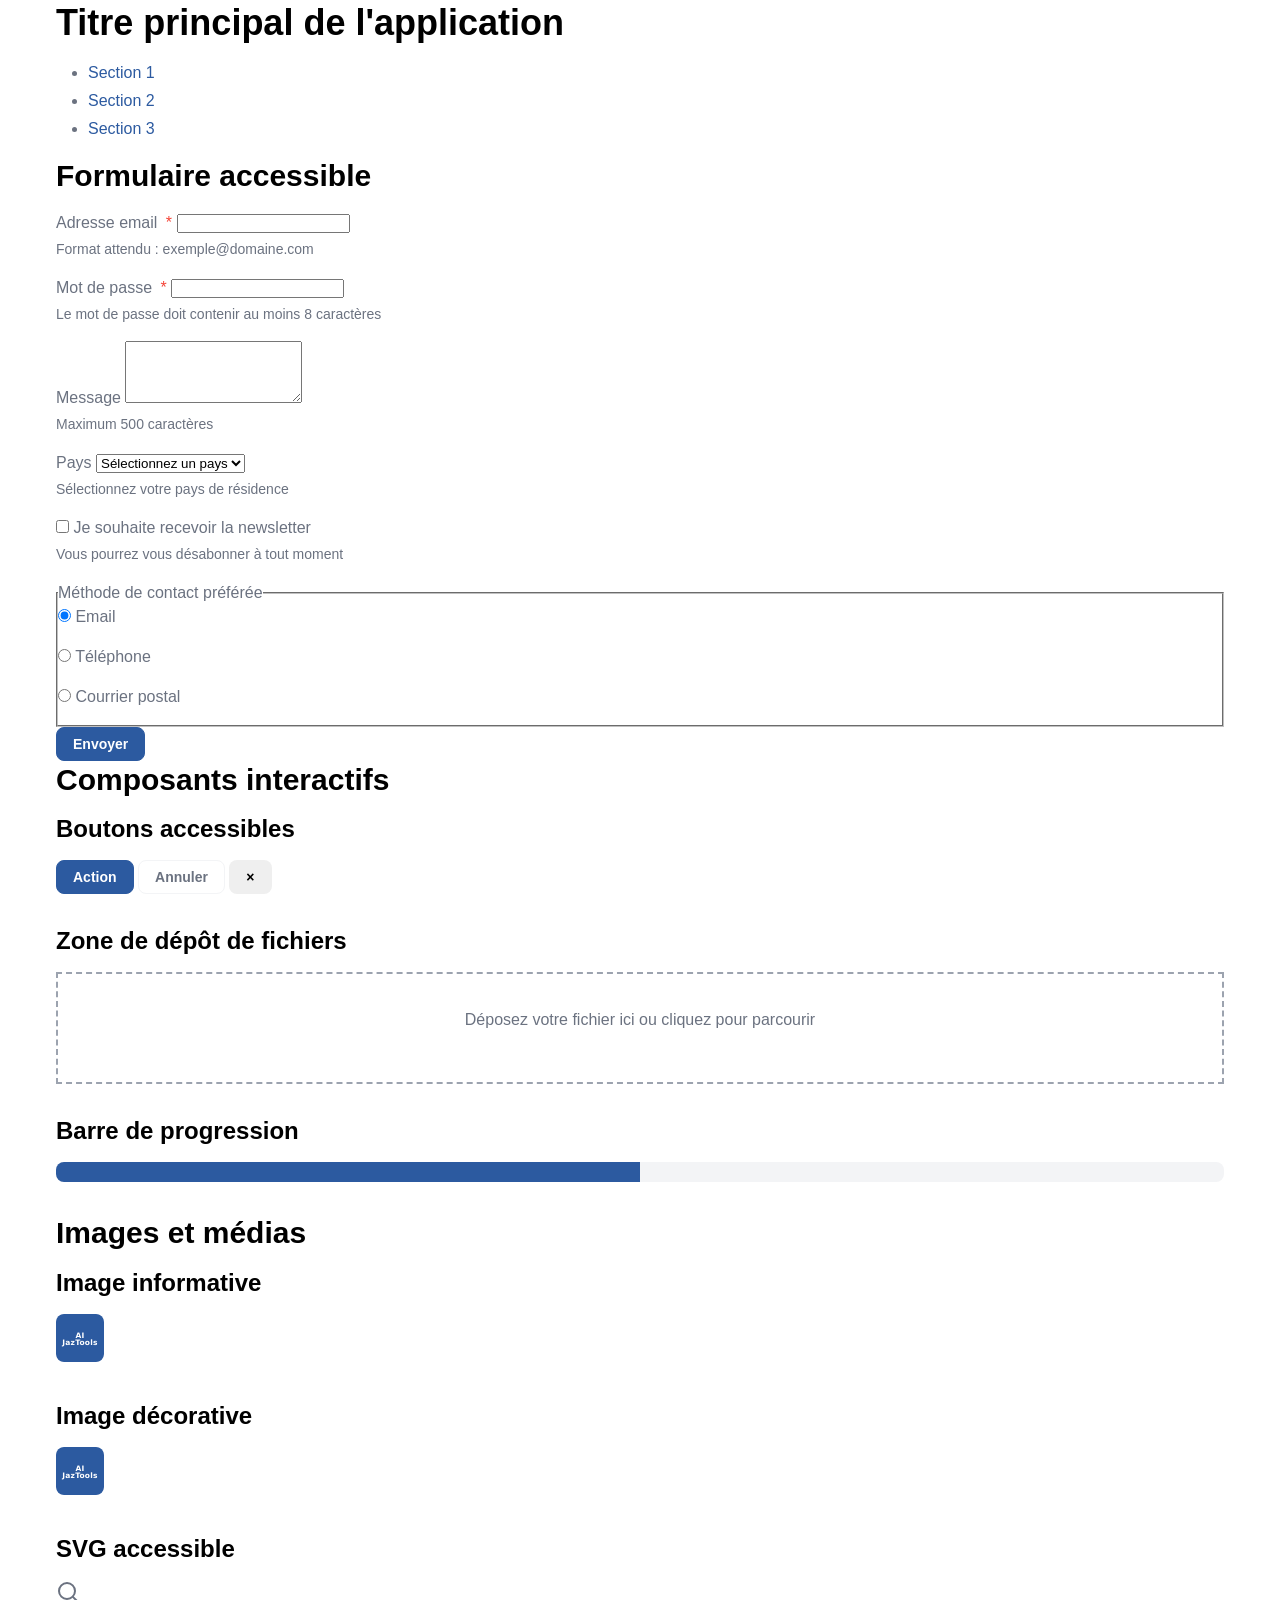
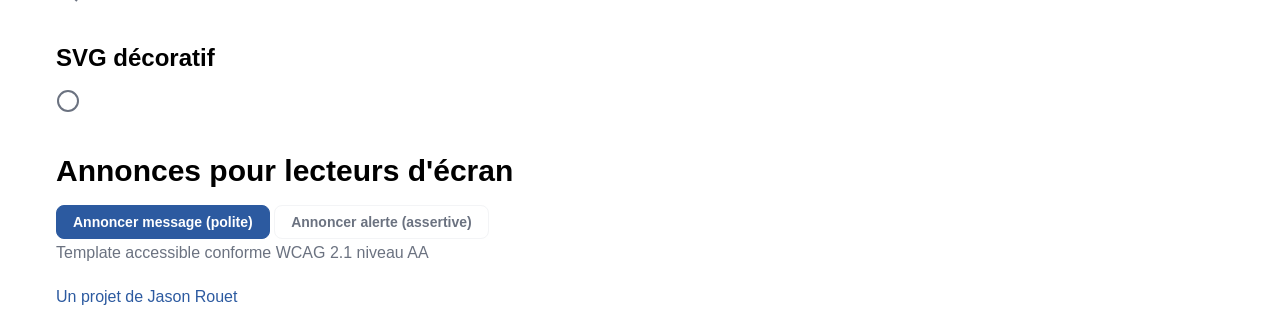
<file: docs/TEMPLATE-ACCESSIBLE.html>
<!DOCTYPE html>
<html lang="fr">
<head>
    <meta charset="UTF-8">
    <meta name="viewport" content="width=device-width, initial-scale=1.0">
    <title>Template Accessible - WCAG 2.1 AA</title>
    
    <!-- Favicon -->
    <link rel="icon" type="image/svg+xml" href="../shared/assets/favicon.svg">
    <link rel="icon" type="image/x-icon" href="../shared/assets/favicon.ico">
    
    <!-- Design System -->
    <link rel="stylesheet" href="../shared/design-system/variables.css">
    <link rel="stylesheet" href="../shared/design-system/base.css">
    <link rel="stylesheet" href="../shared/design-system/components.css">
    <link rel="stylesheet" href="../shared/design-system/utilities.css">
    
    <style>
        /* Skip link pour navigation clavier */
        .skip-link {
            position: absolute;
            top: -40px;
            left: 0;
            background: var(--blue);
            color: white;
            padding: 8px 16px;
            text-decoration: none;
            z-index: 1000;
            border-radius: 0 0 4px 0;
        }
        .skip-link:focus {
            top: 0;
            outline: 3px solid var(--blue-dark);
            outline-offset: 2px;
        }
        
        /* Classe pour masquer visuellement mais garder accessible aux lecteurs d'écran */
        .sr-only {
            position: absolute;
            width: 1px;
            height: 1px;
            padding: 0;
            margin: -1px;
            overflow: hidden;
            clip: rect(0, 0, 0, 0);
            white-space: nowrap;
            border-width: 0;
        }
        
        /* Focus visible amélioré */
        *:focus {
            outline: 3px solid var(--blue);
            outline-offset: 2px;
        }
        
        /* Respect de prefers-reduced-motion */
        @media (prefers-reduced-motion: reduce) {
            *,
            *::before,
            *::after {
                animation-duration: 0.01ms !important;
                animation-iteration-count: 1 !important;
                transition-duration: 0.01ms !important;
                scroll-behavior: auto !important;
            }
        }
        
        /* Styles pour les messages d'erreur */
        .error-message {
            color: var(--error);
            font-size: var(--font-size-sm);
            margin-top: var(--space-xs);
            display: block;
        }
        
        .input-error {
            border-color: var(--error);
        }
        
        /* Indication champ obligatoire */
        .required {
            color: var(--error);
            margin-left: var(--space-xs);
        }
        
        /* Instructions pour les champs */
        .instructions {
            font-size: var(--font-size-sm);
            color: var(--gray);
            margin-top: var(--space-xs);
            display: block;
        }
    </style>
</head>
<body>
    <!-- Skip link pour navigation clavier -->
    <a href="#main-content" class="skip-link">Aller au contenu principal</a>
    
    <!-- En-tête -->
    <header role="banner">
        <div class="container">
            <h1>Titre principal de l'application</h1>
            
            <!-- Navigation principale -->
            <nav role="navigation" aria-label="Navigation principale">
                <ul>
                    <li><a href="#section1">Section 1</a></li>
                    <li><a href="#section2">Section 2</a></li>
                    <li><a href="#section3">Section 3</a></li>
                </ul>
            </nav>
        </div>
    </header>
    
    <!-- Contenu principal -->
    <main id="main-content" role="main">
        <div class="container">
            <!-- Section 1 : Formulaire accessible -->
            <section id="section1" aria-labelledby="section1-title">
                <h2 id="section1-title">Formulaire accessible</h2>
                
                <form role="form" aria-label="Formulaire d'exemple">
                    <!-- Exemple 1 : Input avec label explicite -->
                    <div class="form-group">
                        <label for="email">
                            Adresse email
                            <span class="required" aria-label="obligatoire">*</span>
                        </label>
                        <input 
                            type="email" 
                            id="email" 
                            name="email"
                            required
                            aria-required="true"
                            aria-describedby="email-instructions"
                            autocomplete="email"
                        >
                        <span id="email-instructions" class="instructions">
                            Format attendu : exemple@domaine.com
                        </span>
                    </div>
                    
                    <!-- Exemple 2 : Input avec erreur -->
                    <div class="form-group">
                        <label for="password">
                            Mot de passe
                            <span class="required" aria-label="obligatoire">*</span>
                        </label>
                        <input 
                            type="password" 
                            id="password" 
                            name="password"
                            required
                            aria-required="true"
                            aria-invalid="false"
                            aria-describedby="password-instructions password-error"
                            autocomplete="current-password"
                        >
                        <span id="password-instructions" class="instructions">
                            Le mot de passe doit contenir au moins 8 caractères
                        </span>
                        <span id="password-error" class="error-message" role="alert" aria-live="polite"></span>
                    </div>
                    
                    <!-- Exemple 3 : Textarea avec label -->
                    <div class="form-group">
                        <label for="message">Message</label>
                        <textarea 
                            id="message" 
                            name="message"
                            rows="4"
                            aria-describedby="message-instructions"
                        ></textarea>
                        <span id="message-instructions" class="instructions">
                            Maximum 500 caractères
                        </span>
                    </div>
                    
                    <!-- Exemple 4 : Select avec label -->
                    <div class="form-group">
                        <label for="country">Pays</label>
                        <select id="country" name="country" aria-describedby="country-instructions">
                            <option value="">Sélectionnez un pays</option>
                            <option value="fr">France</option>
                            <option value="be">Belgique</option>
                            <option value="ch">Suisse</option>
                        </select>
                        <span id="country-instructions" class="instructions">
                            Sélectionnez votre pays de résidence
                        </span>
                    </div>
                    
                    <!-- Exemple 5 : Checkbox avec label -->
                    <div class="form-group">
                        <label>
                            <input 
                                type="checkbox" 
                                name="newsletter"
                                aria-describedby="newsletter-instructions"
                            >
                            Je souhaite recevoir la newsletter
                        </label>
                        <span id="newsletter-instructions" class="instructions">
                            Vous pourrez vous désabonner à tout moment
                        </span>
                    </div>
                    
                    <!-- Exemple 6 : Radio buttons avec fieldset -->
                    <fieldset>
                        <legend>Méthode de contact préférée</legend>
                        <div class="form-group">
                            <label>
                                <input type="radio" name="contact" value="email" checked>
                                Email
                            </label>
                        </div>
                        <div class="form-group">
                            <label>
                                <input type="radio" name="contact" value="phone">
                                Téléphone
                            </label>
                        </div>
                        <div class="form-group">
                            <label>
                                <input type="radio" name="contact" value="postal">
                                Courrier postal
                            </label>
                        </div>
                    </fieldset>
                    
                    <!-- Bouton de soumission -->
                    <button type="submit" class="btn btn-primary">
                        Envoyer
                    </button>
                </form>
            </section>
            
            <!-- Section 2 : Composants interactifs -->
            <section id="section2" aria-labelledby="section2-title">
                <h2 id="section2-title">Composants interactifs</h2>
                
                <!-- Exemple : Boutons avec aria-label -->
                <div style="margin-bottom: var(--space-lg);">
                    <h3>Boutons accessibles</h3>
                    <button class="btn btn-primary" aria-label="Action principale">
                        Action
                    </button>
                    <button class="btn btn-secondary" aria-label="Action secondaire">
                        Annuler
                    </button>
                    <button class="btn" aria-label="Fermer la fenêtre">
                        ×
                    </button>
                </div>
                
                <!-- Exemple : Zone de drop accessible -->
                <div style="margin-bottom: var(--space-lg);">
                    <h3>Zone de dépôt de fichiers</h3>
                    <div 
                        role="button" 
                        tabindex="0"
                        aria-label="Déposer un fichier ici ou cliquer pour parcourir"
                        aria-describedby="dropzone-instructions"
                        style="border: 2px dashed var(--gray-light); padding: var(--space-lg); text-align: center; cursor: pointer;"
                        onkeydown="if(event.key === 'Enter' || event.key === ' ') { document.getElementById('file-input').click(); }"
                    >
                        <p id="dropzone-instructions">Déposez votre fichier ici ou cliquez pour parcourir</p>
                        <input 
                            type="file" 
                            id="file-input" 
                            style="display: none;"
                            aria-label="Sélectionner un fichier"
                        >
                    </div>
                </div>
                
                <!-- Exemple : Progress bar -->
                <div style="margin-bottom: var(--space-lg);">
                    <h3>Barre de progression</h3>
                    <div 
                        role="progressbar"
                        aria-valuenow="50"
                        aria-valuemin="0"
                        aria-valuemax="100"
                        aria-label="Progression : 50%"
                        style="width: 100%; height: 20px; background: var(--light); border-radius: var(--radius); overflow: hidden;"
                    >
                        <div style="width: 50%; height: 100%; background: var(--blue);"></div>
                    </div>
                    <span class="sr-only">50% complété</span>
                </div>
            </section>
            
            <!-- Section 3 : Images et médias -->
            <section id="section3" aria-labelledby="section3-title">
                <h2 id="section3-title">Images et médias</h2>
                
                <!-- Exemple : Image informative -->
                <div style="margin-bottom: var(--space-lg);">
                    <h3>Image informative</h3>
                    <img 
                        src="../shared/assets/favicon.svg" 
                        alt="Logo de l'application"
                        width="48"
                        height="48"
                    >
                </div>
                
                <!-- Exemple : Image décorative -->
                <div style="margin-bottom: var(--space-lg);">
                    <h3>Image décorative</h3>
                    <img 
                        src="../shared/assets/favicon.svg" 
                        alt=""
                        width="48"
                        height="48"
                        aria-hidden="true"
                    >
                </div>
                
                <!-- Exemple : SVG avec aria-label -->
                <div style="margin-bottom: var(--space-lg);">
                    <h3>SVG accessible</h3>
                    <svg 
                        role="img" 
                        aria-label="Icône de recherche"
                        width="24" 
                        height="24" 
                        viewBox="0 0 24 24"
                        fill="none" 
                        stroke="currentColor" 
                        stroke-width="2"
                    >
                        <circle cx="11" cy="11" r="8"></circle>
                        <path d="m21 21-4.35-4.35"></path>
                    </svg>
                </div>
                
                <!-- Exemple : SVG décoratif -->
                <div style="margin-bottom: var(--space-lg);">
                    <h3>SVG décoratif</h3>
                    <svg 
                        aria-hidden="true"
                        width="24" 
                        height="24" 
                        viewBox="0 0 24 24"
                        fill="none" 
                        stroke="currentColor" 
                        stroke-width="2"
                    >
                        <circle cx="12" cy="12" r="10"></circle>
                    </svg>
                </div>
            </section>
            
            <!-- Section 4 : Régions live -->
            <section id="section4" aria-labelledby="section4-title">
                <h2 id="section4-title">Annonces pour lecteurs d'écran</h2>
                
                <!-- Région live pour messages d'information -->
                <div 
                    id="live-region-polite" 
                    aria-live="polite" 
                    aria-atomic="true"
                    class="sr-only"
                >
                    <!-- Contenu mis à jour dynamiquement -->
                </div>
                
                <!-- Région live pour alertes urgentes -->
                <div 
                    id="live-region-assertive" 
                    aria-live="assertive" 
                    aria-atomic="true"
                    class="sr-only"
                >
                    <!-- Contenu mis à jour dynamiquement -->
                </div>
                
                <button 
                    class="btn btn-primary"
                    onclick="announceMessage('Message d\'information annoncé', 'polite')"
                >
                    Annoncer message (polite)
                </button>
                
                <button 
                    class="btn btn-secondary"
                    onclick="announceMessage('Alerte urgente !', 'assertive')"
                >
                    Annoncer alerte (assertive)
                </button>
            </section>
        </div>
    </main>
    
    <!-- Pied de page -->
    <footer role="contentinfo">
        <div class="container">
            <p>Template accessible conforme WCAG 2.1 niveau AA</p>
            <p>
                <a href="https://jasonrouet.com/" target="_blank" rel="noopener" aria-label="Site web de Jason Rouet (ouvre dans un nouvel onglet)">
                    Un projet de Jason Rouet
                </a>
            </p>
        </div>
    </footer>
    
    <script>
        // Fonction pour annoncer des messages aux lecteurs d'écran
        function announceMessage(message, type = 'polite') {
            const regionId = type === 'assertive' 
                ? 'live-region-assertive' 
                : 'live-region-polite';
            const region = document.getElementById(regionId);
            if (region) {
                region.textContent = message;
                // Réinitialiser après un court délai pour permettre la ré-annonce
                setTimeout(() => {
                    region.textContent = '';
                }, 1000);
            }
        }
        
        // Exemple : Gestion des erreurs de formulaire
        document.querySelector('form').addEventListener('submit', (e) => {
            e.preventDefault();
            
            const passwordInput = document.getElementById('password');
            const passwordError = document.getElementById('password-error');
            
            // Validation simple
            if (passwordInput.value.length < 8) {
                passwordInput.setAttribute('aria-invalid', 'true');
                passwordInput.classList.add('input-error');
                passwordError.textContent = 'Le mot de passe doit contenir au moins 8 caractères';
                passwordInput.focus();
            } else {
                passwordInput.setAttribute('aria-invalid', 'false');
                passwordInput.classList.remove('input-error');
                passwordError.textContent = '';
                announceMessage('Formulaire soumis avec succès', 'polite');
            }
        });
    </script>
</body>
</html>
</file>
<file: shared/design-system/variables.css>
/* ai-jaztools - Variables CSS unifiées */

:root {
    /* Couleurs principales */
    --blue: #2c5aa0;
    --blue-dark: #1e3f6b;
    --blue-light: #4a7bc8;
    --dark: #000;
    --white: #fff;
    --gray: #6b7280;
    --gray-light: #9ca3af;
    --gray-dark: #374151;
    --light: #f3f4f6;
    --light-dark: #e5e7eb;
    
    /* Couleurs sémantiques */
    --success: #4caf50;
    --success-light: #66bb6a;
    --success-dark: #388e3c;
    --error: #f44336;
    --error-light: #ef5350;
    --error-dark: #d32f2f;
    --warning: #ff9800;
    --warning-light: #ffb74d;
    --warning-dark: #f57c00;
    --info: #2196f3;
    --info-light: #42a5f5;
    --info-dark: #1976d2;
    
    /* Espacement et dimensions */
    --space-xs: 0.25rem;
    --space-sm: 0.5rem;
    --space: 1rem;
    --space-md: 1.5rem;
    --space-lg: 2rem;
    --space-xl: 3rem;
    --space-2xl: 4rem;
    
    /* Rayons de bordure */
    --radius-sm: 0.25rem;
    --radius: 0.5rem;
    --radius-md: 0.75rem;
    --radius-lg: 1rem;
    --radius-xl: 1.5rem;
    
    /* Ombres */
    --shadow-sm: 0 1px 2px rgba(0,0,0,0.05);
    --shadow: 0 1px 3px rgba(0,0,0,0.1);
    --shadow-md: 0 4px 6px rgba(0,0,0,0.1);
    --shadow-lg: 0 10px 15px rgba(0,0,0,0.1);
    --shadow-xl: 0 20px 25px rgba(0,0,0,0.1);
    
    /* Transitions */
    --transition-fast: all 0.15s ease;
    --transition: all 0.2s ease;
    --transition-slow: all 0.3s ease;
    
    /* Typographie */
    --font-family: -apple-system, BlinkMacSystemFont, 'Segoe UI', Roboto, sans-serif;
    --font-size-xs: 0.75rem;
    --font-size-sm: 0.875rem;
    --font-size-base: 1rem;
    --font-size-lg: 1.125rem;
    --font-size-xl: 1.25rem;
    --font-size-2xl: 1.5rem;
    --font-size-3xl: 1.875rem;
    --font-size-4xl: 2.25rem;
    
    /* Poids de police */
    --font-weight-normal: 400;
    --font-weight-medium: 500;
    --font-weight-semibold: 600;
    --font-weight-bold: 700;
    
    /* Hauteur de ligne */
    --line-height-tight: 1.25;
    --line-height-normal: 1.5;
    --line-height-relaxed: 1.75;
    
    /* Z-index */
    --z-dropdown: 1000;
    --z-sticky: 1020;
    --z-fixed: 1030;
    --z-modal-backdrop: 1040;
    --z-modal: 1050;
    --z-popover: 1060;
    --z-tooltip: 1070;
    
    /* Breakpoints */
    --breakpoint-sm: 640px;
    --breakpoint-md: 768px;
    --breakpoint-lg: 1024px;
    --breakpoint-xl: 1280px;
    --breakpoint-2xl: 1536px;
}
</file>
<file: shared/design-system/base.css>
/* ai-jaztools - Styles de base */

/* Reset et normalisation */
* {
    margin: 0;
    padding: 0;
    box-sizing: border-box;
}

/* Styles de base */
html {
    font-size: 16px;
    line-height: var(--line-height-normal);
}

body {
    font-family: var(--font-family);
    font-size: var(--font-size-base);
    line-height: var(--line-height-normal);
    color: var(--gray);
    background-color: var(--white);
    -webkit-font-smoothing: antialiased;
    -moz-osx-font-smoothing: grayscale;
}

/* Conteneurs */
.container {
    max-width: 1200px;
    margin: 0 auto;
    padding: 0 var(--space);
}

.container-sm {
    max-width: 640px;
    margin: 0 auto;
    padding: 0 var(--space);
}

.container-lg {
    max-width: 1400px;
    margin: 0 auto;
    padding: 0 var(--space);
}

/* Typographie */
h1, h2, h3, h4, h5, h6 {
    font-weight: var(--font-weight-semibold);
    line-height: var(--line-height-tight);
    color: var(--dark);
    margin-bottom: var(--space);
}

h1 { font-size: var(--font-size-4xl); }
h2 { font-size: var(--font-size-3xl); }
h3 { font-size: var(--font-size-2xl); }
h4 { font-size: var(--font-size-xl); }
h5 { font-size: var(--font-size-lg); }
h6 { font-size: var(--font-size-base); }

p {
    margin-bottom: var(--space);
    line-height: var(--line-height-relaxed);
}

a {
    color: var(--blue);
    text-decoration: none;
    transition: var(--transition);
}

a:hover {
    color: var(--blue-dark);
    text-decoration: underline;
}

/* Listes */
ul, ol {
    margin-bottom: var(--space);
    padding-left: var(--space-lg);
}

li {
    margin-bottom: var(--space-xs);
}

/* Images */
img {
    max-width: 100%;
    height: auto;
    border-radius: var(--radius);
}

/* Code */
code {
    background-color: var(--light);
    padding: var(--space-xs) var(--space-sm);
    border-radius: var(--radius-sm);
    font-family: 'Monaco', 'Menlo', 'Ubuntu Mono', monospace;
    font-size: var(--font-size-sm);
}

pre {
    background-color: var(--light);
    padding: var(--space);
    border-radius: var(--radius);
    overflow-x: auto;
    margin-bottom: var(--space);
}

pre code {
    background: none;
    padding: 0;
}

/* Utilitaires de base */
.hidden { display: none !important; }
.sr-only { 
    position: absolute; 
    width: 1px; 
    height: 1px; 
    padding: 0; 
    margin: -1px; 
    overflow: hidden; 
    clip: rect(0,0,0,0); 
    white-space: nowrap; 
    border: 0; 
}

/* Focus visible pour l'accessibilité - WCAG 2.1 AA */
:focus {
    outline: 3px solid var(--blue);
    outline-offset: 3px;
    box-shadow: 0 0 0 3px rgba(44, 90, 160, 0.3);
}

/* Focus visible amélioré pour les éléments interactifs */
button:focus,
input:focus,
select:focus,
textarea:focus,
a:focus,
[tabindex]:focus,
[role="button"]:focus,
[role="tab"]:focus {
    outline: 3px solid var(--blue);
    outline-offset: 3px;
    box-shadow: 0 0 0 3px rgba(44, 90, 160, 0.3);
}

/* Pas de focus sur les éléments non interactifs */
:focus:not(:focus-visible) {
    outline: none;
    box-shadow: none;
}

/* Classe pour masquer visuellement mais garder accessible aux lecteurs d'écran */
.sr-only {
    position: absolute;
    width: 1px;
    height: 1px;
    padding: 0;
    margin: -1px;
    overflow: hidden;
    clip: rect(0, 0, 0, 0);
    white-space: nowrap;
    border-width: 0;
}

/* Skip link pour navigation clavier */
.skip-link {
    position: absolute;
    top: -40px;
    left: 0;
    background: var(--blue);
    color: white;
    padding: 8px 16px;
    text-decoration: none;
    z-index: 1000;
    border-radius: 0 0 4px 0;
}

.skip-link:focus {
    top: 0;
    outline: 3px solid var(--blue-dark);
    outline-offset: 2px;
}

/* Réduction de mouvement pour l'accessibilité */
@media (prefers-reduced-motion: reduce) {
    *,
    *::before,
    *::after {
        animation-duration: 0.01ms !important;
        animation-iteration-count: 1 !important;
        transition-duration: 0.01ms !important;
    }
}
</file>
<file: shared/design-system/components.css>
/* feed-minitools - Composants réutilisables */

/* ===== CARTES ===== */
.card {
    background: var(--white);
    border: 1px solid var(--light);
    border-radius: var(--radius);
    padding: var(--space-md);
    margin: var(--space-lg) 0;
    box-shadow: var(--shadow);
    transition: var(--transition);
}

.card:hover {
    box-shadow: var(--shadow-md);
}

.card-header {
    border-bottom: 1px solid var(--light);
    padding-bottom: var(--space);
    margin-bottom: var(--space);
}

.card-title {
    font-size: var(--font-size-xl);
    font-weight: var(--font-weight-semibold);
    color: var(--dark);
    margin: 0;
}

.card-body {
    padding: var(--space) 0;
}

.card-footer {
    border-top: 1px solid var(--light);
    padding-top: var(--space);
    margin-top: var(--space);
}

/* ===== BOUTONS ===== */
.btn {
    display: inline-flex;
    align-items: center;
    justify-content: center;
    padding: var(--space-sm) var(--space);
    border-radius: var(--radius);
    font-weight: var(--font-weight-semibold);
    font-size: var(--font-size-sm);
    border: 1px solid transparent;
    cursor: pointer;
    text-decoration: none;
    transition: var(--transition);
    white-space: nowrap;
    user-select: none;
    gap: var(--space-xs);
}

.btn:disabled {
    opacity: 0.6;
    cursor: not-allowed;
    pointer-events: none;
}

.btn:focus {
    outline: 3px solid var(--blue);
    outline-offset: 3px;
    box-shadow: 0 0 0 3px rgba(44, 90, 160, 0.3);
}

/* Variantes de boutons */
.btn-primary {
    background: var(--blue);
    color: var(--white);
    border-color: var(--blue);
}

.btn-primary:hover:not(:disabled) {
    background: var(--blue-dark);
    border-color: var(--blue-dark);
    transform: translateY(-1px);
}

.btn-secondary {
    background: var(--white);
    color: var(--gray);
    border-color: var(--light);
}

.btn-secondary:hover:not(:disabled) {
    background: var(--light);
    border-color: var(--gray-light);
}

.btn-success {
    background: var(--success);
    color: var(--white);
    border-color: var(--success);
}

.btn-success:hover:not(:disabled) {
    background: var(--success-dark);
    border-color: var(--success-dark);
}

.btn-error {
    background: var(--error);
    color: var(--white);
    border-color: var(--error);
}

.btn-error:hover:not(:disabled) {
    background: var(--error-dark);
    border-color: var(--error-dark);
}

.btn-warning {
    background: var(--warning);
    color: var(--white);
    border-color: var(--warning);
}

.btn-warning:hover:not(:disabled) {
    background: var(--warning-dark);
    border-color: var(--warning-dark);
}

/* Tailles de boutons */
.btn-sm {
    padding: var(--space-xs) var(--space-sm);
    font-size: var(--font-size-xs);
}

.btn-lg {
    padding: var(--space) var(--space-lg);
    font-size: var(--font-size-lg);
}

/* ===== FORMULAIRES ===== */
.form-group {
    margin-bottom: var(--space);
}

.form-label {
    display: block;
    font-weight: var(--font-weight-medium);
    color: var(--dark);
    margin-bottom: var(--space-xs);
    font-size: var(--font-size-sm);
}

.form-input {
    width: 100%;
    padding: var(--space-sm) var(--space);
    border: 1px solid var(--light);
    border-radius: var(--radius);
    font-size: var(--font-size-base);
    transition: var(--transition);
    background: var(--white);
}

.form-input:focus {
    outline: 3px solid var(--blue);
    outline-offset: 2px;
    border-color: var(--blue);
    box-shadow: 0 0 0 3px rgba(44, 90, 160, 0.2);
}

.form-input.error,
.form-input.input-error {
    border-color: var(--error);
}

.form-input.error:focus,
.form-input.input-error:focus {
    outline-color: var(--error);
    box-shadow: 0 0 0 3px rgba(244, 67, 54, 0.2);
}

.form-input:disabled {
    background: var(--light);
    cursor: not-allowed;
    opacity: 0.6;
}

/* Indication champ obligatoire */
.form-label .required {
    color: var(--error);
    margin-left: var(--space-xs);
    font-weight: var(--font-weight-bold);
}

/* Instructions pour les champs */
.form-help,
.instructions {
    color: var(--gray);
    font-size: var(--font-size-sm);
    margin-top: var(--space-xs);
    display: block;
}

.form-error {
    color: var(--error);
    font-size: var(--font-size-sm);
    margin-top: var(--space-xs);
}

.form-help {
    color: var(--gray);
    font-size: var(--font-size-sm);
    margin-top: var(--space-xs);
}

/* ===== ZONES DE DÉPÔT ===== */
.upload-zone {
    border: 2px dashed var(--blue);
    border-radius: var(--radius);
    padding: var(--space-xl);
    text-align: center;
    cursor: pointer;
    transition: var(--transition);
    background: var(--white);
}

.upload-zone:hover {
    background: var(--light);
    border-color: var(--blue-dark);
}

.upload-zone.dragover {
    background: rgba(44, 90, 160, 0.05);
    border-color: var(--blue);
    transform: scale(1.02);
}

.upload-zone.disabled {
    opacity: 0.6;
    cursor: not-allowed;
}

/* ===== GRILLES ===== */
.grid {
    display: grid;
    gap: var(--space-md);
}

.grid-cols-1 { grid-template-columns: repeat(1, 1fr); }
.grid-cols-2 { grid-template-columns: repeat(2, 1fr); }
.grid-cols-3 { grid-template-columns: repeat(3, 1fr); }
.grid-cols-4 { grid-template-columns: repeat(4, 1fr); }
.grid-cols-5 { grid-template-columns: repeat(5, 1fr); }
.grid-cols-6 { grid-template-columns: repeat(6, 1fr); }

/* ===== STATISTIQUES ===== */
.stat-card {
    text-align: center;
    padding: var(--space-lg) var(--space-md);
    background: var(--white);
    border-radius: var(--radius);
    box-shadow: var(--shadow);
}

.stat-number {
    font-size: var(--font-size-3xl);
    font-weight: var(--font-weight-bold);
    color: var(--blue);
    margin-bottom: var(--space-xs);
    line-height: 1;
}

.stat-label {
    font-size: var(--font-size-sm);
    color: var(--gray);
    text-transform: uppercase;
    font-weight: var(--font-weight-medium);
    letter-spacing: 0.05em;
}

.stat-description {
    font-size: var(--font-size-xs);
    color: var(--gray-light);
    margin-top: var(--space-xs);
}

/* ===== BARRES DE PROGRESSION ===== */
.progress-container {
    margin: var(--space) 0;
    padding: var(--space);
    background: var(--light);
    border-radius: var(--radius);
    border: 1px solid var(--light-dark);
}

.progress-bar {
    background: var(--light-dark);
    border-radius: var(--radius-sm);
    height: 8px;
    overflow: hidden;
    margin-bottom: var(--space-sm);
}

.progress-fill {
    background: var(--blue);
    height: 100%;
    transition: width var(--transition-slow);
}

.progress-text {
    font-weight: var(--font-weight-semibold);
    color: var(--blue);
    text-align: center;
    font-size: var(--font-size-sm);
}

/* ===== MESSAGES ===== */
.message {
    padding: var(--space);
    border-radius: var(--radius);
    margin: var(--space) 0;
    border-left: 4px solid;
    animation: slideIn 0.3s ease;
}

.message.success {
    background: rgba(76, 175, 80, 0.1);
    border-left-color: var(--success);
    color: var(--success-dark);
}

.message.error {
    background: rgba(244, 67, 54, 0.1);
    border-left-color: var(--error);
    color: var(--error-dark);
}

.message.warning {
    background: rgba(255, 152, 0, 0.1);
    border-left-color: var(--warning);
    color: var(--warning-dark);
}

.message.info {
    background: rgba(33, 150, 243, 0.1);
    border-left-color: var(--info);
    color: var(--info-dark);
}

/* ===== CHARGEMENT ===== */
.loading {
    text-align: center;
    padding: var(--space-xl);
    display: none;
}

.loading.show {
    display: block;
}

.loading-spinner {
    width: 40px;
    height: 40px;
    border: 3px solid var(--light);
    border-top: 3px solid var(--blue);
    border-radius: 50%;
    margin: 0 auto var(--space);
    animation: spin 1s linear infinite;
}

@keyframes spin {
    0% { transform: rotate(0deg); }
    100% { transform: rotate(360deg); }
}

@keyframes slideIn {
    from {
        opacity: 0;
        transform: translateY(-10px);
    }
    to {
        opacity: 1;
        transform: translateY(0);
    }
}

/* Respect de prefers-reduced-motion pour les animations */
@media (prefers-reduced-motion: reduce) {
    .btn,
    .button,
    .card,
    .list-item,
    .upload-zone {
        transition: none !important;
    }
    
    .btn:hover:not(:disabled),
    .button:hover:not(:disabled) {
        transform: none !important;
    }
    
    .loading-spinner,
    .progress-fill {
        animation: none !important;
    }
    
    .message {
        animation: none !important;
    }
    
    @keyframes spin {
        from { transform: rotate(0deg); }
        to { transform: rotate(0deg); }
    }
    
    @keyframes slideIn {
        from {
            opacity: 1;
            transform: translateY(0);
        }
        to {
            opacity: 1;
            transform: translateY(0);
        }
    }
}

/* ===== LISTES ===== */
.list {
    list-style: none;
    padding: 0;
    margin: 0;
}

.list-item {
    padding: var(--space);
    border-bottom: 1px solid var(--light);
    transition: var(--transition);
}

.list-item:hover {
    background: var(--light);
}

.list-item:last-child {
    border-bottom: none;
}

.list-title {
    font-weight: var(--font-weight-semibold);
    color: var(--dark);
    margin-bottom: var(--space-xs);
}

.list-subtitle {
    color: var(--gray);
    font-size: var(--font-size-sm);
}

/* ===== BADGES ===== */
.badge {
    display: inline-flex;
    align-items: center;
    padding: var(--space-xs) var(--space-sm);
    border-radius: var(--radius-sm);
    font-size: var(--font-size-xs);
    font-weight: var(--font-weight-medium);
    text-transform: uppercase;
    letter-spacing: 0.05em;
}

.badge-primary {
    background: var(--blue);
    color: var(--white);
}

.badge-success {
    background: var(--success);
    color: var(--white);
}

.badge-error {
    background: var(--error);
    color: var(--white);
}

.badge-warning {
    background: var(--warning);
    color: var(--white);
}

.badge-gray {
    background: var(--gray);
    color: var(--white);
}

/* Alias de compatibilité pour les anciens outils */
.button {
    display: inline-flex;
    align-items: center;
    justify-content: center;
    padding: var(--space-sm) var(--space);
    border-radius: var(--radius);
    font-weight: var(--font-weight-semibold);
    font-size: var(--font-size-sm);
    border: 1px solid var(--blue);
    cursor: pointer;
    text-decoration: none;
    transition: var(--transition);
    white-space: nowrap;
    user-select: none;
    gap: var(--space-xs);
    background: var(--blue);
    color: var(--white);
}

.button:hover:not(:disabled) {
    background: var(--blue-dark);
    border-color: var(--blue-dark);
    transform: translateY(-1px);
}

.button:disabled {
    opacity: 0.6;
    cursor: not-allowed;
    pointer-events: none;
}

.button:focus {
    outline: 3px solid var(--blue);
    outline-offset: 3px;
    box-shadow: 0 0 0 3px rgba(44, 90, 160, 0.3);
}

/* Note: Les classes .stat-card, .stat-number, .stat-label, .loading, et .loading-spinner 
   sont déjà définies plus haut dans ce fichier, donc pas besoin d'alias */

/* Listes sources/articles */
.source-list, .article-list {
    list-style: none;
    padding: 0;
    margin: 0;
}
.source-list li, .article-list li {
    padding: var(--space);
    border-bottom: 1px solid var(--light);
}
.source-name {
    font-weight: var(--font-weight-semibold);
    color: var(--dark);
}
.source-count {
    background: var(--blue);
    color: var(--white);
    padding: var(--space-xs) var(--space-sm);
    border-radius: var(--radius);
    font-size: var(--font-size-sm);
}
.article-title {
    font-weight: var(--font-weight-semibold);
    color: var(--dark);
    margin-bottom: var(--space-xs);
}
.article-author {
    color: var(--gray);
    font-size: var(--font-size-sm);
}

/* Clusters */
.clusters-grid {
    display: grid;
    grid-template-columns: repeat(auto-fit, minmax(300px, 1fr));
    gap: var(--space-md);
}
.cluster-card {
    border: 1px solid var(--light);
    border-radius: var(--radius);
    padding: var(--space-md);
    background: var(--white);
}
.cluster-header {
    display: flex;
    justify-content: space-between;
    align-items: start;
    margin-bottom: var(--space);
}
.cluster-confidence {
    background: var(--blue);
    color: var(--white);
    padding: var(--space-xs) var(--space-sm);
    border-radius: 12px;
    font-size: var(--font-size-sm);
    font-weight: var(--font-weight-semibold);
}

/* ===== RESPONSIVE ===== */
@media (max-width: 768px) {
    .grid-cols-2,
    .grid-cols-3,
    .grid-cols-4,
    .grid-cols-5,
    .grid-cols-6 {
        grid-template-columns: 1fr;
    }
    
    .btn {
        width: 100%;
        justify-content: center;
    }
    
    .card {
        margin: var(--space) 0;
        padding: var(--space);
    }
    
    .stat-card {
        padding: var(--space) var(--space-sm);
    }
    
    .stat-number {
        font-size: var(--font-size-2xl);
    }
}
</file>
<file: shared/design-system/utilities.css>
/* feed-minitools - Classes utilitaires */

/* ===== DISPLAY ===== */
.block { display: block !important; }
.inline-block { display: inline-block !important; }
.inline { display: inline !important; }
.flex { display: flex !important; }
.inline-flex { display: inline-flex !important; }
.grid { display: grid !important; }
/* Note: .hidden est défini dans base.css */

/* ===== FLEXBOX ===== */
.flex-row { flex-direction: row !important; }
.flex-col { flex-direction: column !important; }
.flex-wrap { flex-wrap: wrap !important; }
.flex-nowrap { flex-wrap: nowrap !important; }
.items-start { align-items: flex-start !important; }
.items-center { align-items: center !important; }
.items-end { align-items: flex-end !important; }
.justify-start { justify-content: flex-start !important; }
.justify-center { justify-content: center !important; }
.justify-end { justify-content: flex-end !important; }
.justify-between { justify-content: space-between !important; }
.justify-around { justify-content: space-around !important; }

/* ===== ESPACEMENT ===== */
.m-0 { margin: 0 !important; }
.m-1 { margin: var(--space-xs) !important; }
.m-2 { margin: var(--space-sm) !important; }
.m-3 { margin: var(--space) !important; }
.m-4 { margin: var(--space-md) !important; }
.m-5 { margin: var(--space-lg) !important; }
.m-6 { margin: var(--space-xl) !important; }

.mt-0 { margin-top: 0 !important; }
.mt-1 { margin-top: var(--space-xs) !important; }
.mt-2 { margin-top: var(--space-sm) !important; }
.mt-3 { margin-top: var(--space) !important; }
.mt-4 { margin-top: var(--space-md) !important; }
.mt-5 { margin-top: var(--space-lg) !important; }
.mt-6 { margin-top: var(--space-xl) !important; }

.mb-0 { margin-bottom: 0 !important; }
.mb-1 { margin-bottom: var(--space-xs) !important; }
.mb-2 { margin-bottom: var(--space-sm) !important; }
.mb-3 { margin-bottom: var(--space) !important; }
.mb-4 { margin-bottom: var(--space-md) !important; }
.mb-5 { margin-bottom: var(--space-lg) !important; }
.mb-6 { margin-bottom: var(--space-xl) !important; }

.ml-0 { margin-left: 0 !important; }
.ml-1 { margin-left: var(--space-xs) !important; }
.ml-2 { margin-left: var(--space-sm) !important; }
.ml-3 { margin-left: var(--space) !important; }
.ml-4 { margin-left: var(--space-md) !important; }
.ml-5 { margin-left: var(--space-lg) !important; }
.ml-6 { margin-left: var(--space-xl) !important; }

.mr-0 { margin-right: 0 !important; }
.mr-1 { margin-right: var(--space-xs) !important; }
.mr-2 { margin-right: var(--space-sm) !important; }
.mr-3 { margin-right: var(--space) !important; }
.mr-4 { margin-right: var(--space-md) !important; }
.mr-5 { margin-right: var(--space-lg) !important; }
.mr-6 { margin-right: var(--space-xl) !important; }

.mx-0 { margin-left: 0 !important; margin-right: 0 !important; }
.mx-1 { margin-left: var(--space-xs) !important; margin-right: var(--space-xs) !important; }
.mx-2 { margin-left: var(--space-sm) !important; margin-right: var(--space-sm) !important; }
.mx-3 { margin-left: var(--space) !important; margin-right: var(--space) !important; }
.mx-4 { margin-left: var(--space-md) !important; margin-right: var(--space-md) !important; }
.mx-5 { margin-left: var(--space-lg) !important; margin-right: var(--space-lg) !important; }
.mx-6 { margin-left: var(--space-xl) !important; margin-right: var(--space-xl) !important; }

.my-0 { margin-top: 0 !important; margin-bottom: 0 !important; }
.my-1 { margin-top: var(--space-xs) !important; margin-bottom: var(--space-xs) !important; }
.my-2 { margin-top: var(--space-sm) !important; margin-bottom: var(--space-sm) !important; }
.my-3 { margin-top: var(--space) !important; margin-bottom: var(--space) !important; }
.my-4 { margin-top: var(--space-md) !important; margin-bottom: var(--space-md) !important; }
.my-5 { margin-top: var(--space-lg) !important; margin-bottom: var(--space-lg) !important; }
.my-6 { margin-top: var(--space-xl) !important; margin-bottom: var(--space-xl) !important; }

.mx-auto { margin-left: auto !important; margin-right: auto !important; }

/* Padding */
.p-0 { padding: 0 !important; }
.p-1 { padding: var(--space-xs) !important; }
.p-2 { padding: var(--space-sm) !important; }
.p-3 { padding: var(--space) !important; }
.p-4 { padding: var(--space-md) !important; }
.p-5 { padding: var(--space-lg) !important; }
.p-6 { padding: var(--space-xl) !important; }

.pt-0 { padding-top: 0 !important; }
.pt-1 { padding-top: var(--space-xs) !important; }
.pt-2 { padding-top: var(--space-sm) !important; }
.pt-3 { padding-top: var(--space) !important; }
.pt-4 { padding-top: var(--space-md) !important; }
.pt-5 { padding-top: var(--space-lg) !important; }
.pt-6 { padding-top: var(--space-xl) !important; }

.pb-0 { padding-bottom: 0 !important; }
.pb-1 { padding-bottom: var(--space-xs) !important; }
.pb-2 { padding-bottom: var(--space-sm) !important; }
.pb-3 { padding-bottom: var(--space) !important; }
.pb-4 { padding-bottom: var(--space-md) !important; }
.pb-5 { padding-bottom: var(--space-lg) !important; }
.pb-6 { padding-bottom: var(--space-xl) !important; }

.pl-0 { padding-left: 0 !important; }
.pl-1 { padding-left: var(--space-xs) !important; }
.pl-2 { padding-left: var(--space-sm) !important; }
.pl-3 { padding-left: var(--space) !important; }
.pl-4 { padding-left: var(--space-md) !important; }
.pl-5 { padding-left: var(--space-lg) !important; }
.pl-6 { padding-left: var(--space-xl) !important; }

.pr-0 { padding-right: 0 !important; }
.pr-1 { padding-right: var(--space-xs) !important; }
.pr-2 { padding-right: var(--space-sm) !important; }
.pr-3 { padding-right: var(--space) !important; }
.pr-4 { padding-right: var(--space-md) !important; }
.pr-5 { padding-right: var(--space-lg) !important; }
.pr-6 { padding-right: var(--space-xl) !important; }

.px-0 { padding-left: 0 !important; padding-right: 0 !important; }
.px-1 { padding-left: var(--space-xs) !important; padding-right: var(--space-xs) !important; }
.px-2 { padding-left: var(--space-sm) !important; padding-right: var(--space-sm) !important; }
.px-3 { padding-left: var(--space) !important; padding-right: var(--space) !important; }
.px-4 { padding-left: var(--space-md) !important; padding-right: var(--space-md) !important; }
.px-5 { padding-left: var(--space-lg) !important; padding-right: var(--space-lg) !important; }
.px-6 { padding-left: var(--space-xl) !important; padding-right: var(--space-xl) !important; }

.py-0 { padding-top: 0 !important; padding-bottom: 0 !important; }
.py-1 { padding-top: var(--space-xs) !important; padding-bottom: var(--space-xs) !important; }
.py-2 { padding-top: var(--space-sm) !important; padding-bottom: var(--space-sm) !important; }
.py-3 { padding-top: var(--space) !important; padding-bottom: var(--space) !important; }
.py-4 { padding-top: var(--space-md) !important; padding-bottom: var(--space-md) !important; }
.py-5 { padding-top: var(--space-lg) !important; padding-bottom: var(--space-lg) !important; }
.py-6 { padding-top: var(--space-xl) !important; padding-bottom: var(--space-xl) !important; }

/* ===== TEXTE ===== */
.text-left { text-align: left !important; }
.text-center { text-align: center !important; }
.text-right { text-align: right !important; }
.text-justify { text-align: justify !important; }

.text-xs { font-size: var(--font-size-xs) !important; }
.text-sm { font-size: var(--font-size-sm) !important; }
.text-base { font-size: var(--font-size-base) !important; }
.text-lg { font-size: var(--font-size-lg) !important; }
.text-xl { font-size: var(--font-size-xl) !important; }
.text-2xl { font-size: var(--font-size-2xl) !important; }
.text-3xl { font-size: var(--font-size-3xl) !important; }
.text-4xl { font-size: var(--font-size-4xl) !important; }

.font-normal { font-weight: var(--font-weight-normal) !important; }
.font-medium { font-weight: var(--font-weight-medium) !important; }
.font-semibold { font-weight: var(--font-weight-semibold) !important; }
.font-bold { font-weight: var(--font-weight-bold) !important; }

.text-blue { color: var(--blue) !important; }
.text-dark { color: var(--dark) !important; }
.text-white { color: var(--white) !important; }
.text-gray { color: var(--gray) !important; }
.text-gray-light { color: var(--gray-light) !important; }
.text-gray-dark { color: var(--gray-dark) !important; }
.text-success { color: var(--success) !important; }
.text-error { color: var(--error) !important; }
.text-warning { color: var(--warning) !important; }
.text-info { color: var(--info) !important; }

.uppercase { text-transform: uppercase !important; }
.lowercase { text-transform: lowercase !important; }
.capitalize { text-transform: capitalize !important; }

.underline { text-decoration: underline !important; }
.no-underline { text-decoration: none !important; }

.leading-tight { line-height: var(--line-height-tight) !important; }
.leading-normal { line-height: var(--line-height-normal) !important; }
.leading-relaxed { line-height: var(--line-height-relaxed) !important; }

/* ===== ARRIÈRE-PLANS ===== */
.bg-blue { background-color: var(--blue) !important; }
.bg-dark { background-color: var(--dark) !important; }
.bg-white { background-color: var(--white) !important; }
.bg-gray { background-color: var(--gray) !important; }
.bg-light { background-color: var(--light) !important; }
.bg-success { background-color: var(--success) !important; }
.bg-error { background-color: var(--error) !important; }
.bg-warning { background-color: var(--warning) !important; }
.bg-info { background-color: var(--info) !important; }

/* ===== BORDURES ===== */
.border { border: 1px solid var(--light) !important; }
.border-0 { border: 0 !important; }
.border-t { border-top: 1px solid var(--light) !important; }
.border-b { border-bottom: 1px solid var(--light) !important; }
.border-l { border-left: 1px solid var(--light) !important; }
.border-r { border-right: 1px solid var(--light) !important; }

.border-blue { border-color: var(--blue) !important; }
.border-dark { border-color: var(--dark) !important; }
.border-white { border-color: var(--white) !important; }
.border-gray { border-color: var(--gray) !important; }
.border-light { border-color: var(--light) !important; }
.border-success { border-color: var(--success) !important; }
.border-error { border-color: var(--error) !important; }
.border-warning { border-color: var(--warning) !important; }
.border-info { border-color: var(--info) !important; }

.rounded-none { border-radius: 0 !important; }
.rounded-sm { border-radius: var(--radius-sm) !important; }
.rounded { border-radius: var(--radius) !important; }
.rounded-md { border-radius: var(--radius-md) !important; }
.rounded-lg { border-radius: var(--radius-lg) !important; }
.rounded-xl { border-radius: var(--radius-xl) !important; }
.rounded-full { border-radius: 9999px !important; }

/* ===== OMBRES ===== */
.shadow-none { box-shadow: none !important; }
.shadow-sm { box-shadow: var(--shadow-sm) !important; }
.shadow { box-shadow: var(--shadow) !important; }
.shadow-md { box-shadow: var(--shadow-md) !important; }
.shadow-lg { box-shadow: var(--shadow-lg) !important; }
.shadow-xl { box-shadow: var(--shadow-xl) !important; }

/* ===== POSITION ===== */
.relative { position: relative !important; }
.absolute { position: absolute !important; }
.fixed { position: fixed !important; }
.sticky { position: sticky !important; }

.top-0 { top: 0 !important; }
.right-0 { right: 0 !important; }
.bottom-0 { bottom: 0 !important; }
.left-0 { left: 0 !important; }

/* ===== LARGEUR ET HAUTEUR ===== */
.w-full { width: 100% !important; }
.w-auto { width: auto !important; }
.h-full { height: 100% !important; }
.h-auto { height: auto !important; }

/* ===== CURSEUR ===== */
.cursor-pointer { cursor: pointer !important; }
.cursor-not-allowed { cursor: not-allowed !important; }

/* ===== OPACITÉ ===== */
.opacity-0 { opacity: 0 !important; }
.opacity-25 { opacity: 0.25 !important; }
.opacity-50 { opacity: 0.5 !important; }
.opacity-75 { opacity: 0.75 !important; }
.opacity-100 { opacity: 1 !important; }

/* ===== TRANSFORMATIONS ===== */
.scale-0 { transform: scale(0) !important; }
.scale-50 { transform: scale(0.5) !important; }
.scale-75 { transform: scale(0.75) !important; }
.scale-90 { transform: scale(0.9) !important; }
.scale-100 { transform: scale(1) !important; }
.scale-110 { transform: scale(1.1) !important; }
.scale-125 { transform: scale(1.25) !important; }
.scale-150 { transform: scale(1.5) !important; }

/* ===== TRANSITIONS ===== */
.transition-none { transition: none !important; }
.transition-all { transition: all var(--transition) !important; }
.transition-colors { transition: color var(--transition), background-color var(--transition), border-color var(--transition) !important; }
.transition-opacity { transition: opacity var(--transition) !important; }
.transition-transform { transition: transform var(--transition) !important; }

/* ===== Z-INDEX ===== */
.z-0 { z-index: 0 !important; }
.z-10 { z-index: 10 !important; }
.z-20 { z-index: 20 !important; }
.z-30 { z-index: 30 !important; }
.z-40 { z-index: 40 !important; }
.z-50 { z-index: 50 !important; }
.z-dropdown { z-index: var(--z-dropdown) !important; }
.z-sticky { z-index: var(--z-sticky) !important; }
.z-fixed { z-index: var(--z-fixed) !important; }
.z-modal-backdrop { z-index: var(--z-modal-backdrop) !important; }
.z-modal { z-index: var(--z-modal) !important; }
.z-popover { z-index: var(--z-popover) !important; }
.z-tooltip { z-index: var(--z-tooltip) !important; }

/* ===== OVERFLOW ===== */
.overflow-auto { overflow: auto !important; }
.overflow-hidden { overflow: hidden !important; }
.overflow-visible { overflow: visible !important; }
.overflow-scroll { overflow: scroll !important; }

.overflow-x-auto { overflow-x: auto !important; }
.overflow-x-hidden { overflow-x: hidden !important; }
.overflow-x-visible { overflow-x: visible !important; }
.overflow-x-scroll { overflow-x: scroll !important; }

.overflow-y-auto { overflow-y: auto !important; }
.overflow-y-hidden { overflow-y: hidden !important; }
.overflow-y-visible { overflow-y: visible !important; }
.overflow-y-scroll { overflow-y: scroll !important; }
</file>
<file: landing/styles.css>
/* Landing page minimal styles - uniquement pour les styles non couverts par le Design System */

/* Header - style cohérent avec les autres outils utilisant app-header */
.app-header {
    text-align: center;
    margin: var(--space-lg) 0;
    padding: var(--space-xl) 0 var(--space-lg) 0;
    background: var(--dark);
    color: var(--white);
    border-radius: var(--radius);
}

.app-header h1 {
    margin: 0 0 var(--space-sm) 0;
    font-size: var(--font-size-4xl);
    font-weight: var(--font-weight-bold);
}

.app-header .subtitle {
    font-size: var(--font-size-xl);
    color: var(--gray-light);
}

/* Footer - style cohérent avec le composant Footer partagé */
.app-footer {
    text-align: center;
    margin-top: var(--space-xl);
    padding: var(--space-md);
    color: var(--gray);
    font-size: var(--font-size-sm);
    background: var(--light);
    border-radius: var(--radius);
}

.app-footer a {
    color: var(--blue);
    text-decoration: none;
}

.app-footer a:hover {
    text-decoration: underline;
}

/* Utilitaires manquantes du Design System */
.nav-gap {
    gap: var(--space);
}

.flex-grow {
    flex: 1;
}

/* Style pour les listes de features avec flèche */
.tool-feature-item {
    padding: var(--space-xs) 0;
    padding-left: var(--space-lg);
    position: relative;
    font-size: var(--font-size-sm);
    color: var(--gray);
    list-style: none;
}

.tool-feature-item::before {
    content: "→";
    position: absolute;
    left: 0;
    color: var(--blue);
    font-weight: var(--font-weight-bold);
}

/* Responsive: navigation en colonne sur mobile */
@media (max-width: 768px) {
    .list.flex {
        flex-direction: column;
        align-items: stretch;
    }
    
    .list.flex .btn {
        width: 100%;
    }
}
</file>
<file: tools/instafed/styles.css>
/* InstaFed - Main Stylesheet */

/* Import shared design system */
@import url('../../shared/design-system/variables.css');
@import url('../../shared/design-system/base.css');
@import url('../../shared/design-system/components.css');
@import url('../../shared/design-system/utilities.css');

/* Import modular CSS files */
@import url('styles/base.css');
@import url('styles/layout.css');
@import url('styles/components.css');
@import url('styles/icons.css');

/* Additional responsive styles for mobile comparison */
.comparison-mobile {
    display: none;
}

.comparison-desktop {
    display: block;
}

/* Mobile responsive adjustments */
@media (max-width: 48rem) {
    .feature-row {
        grid-template-columns: 1fr;
        gap: 0.5rem;
        padding: 0.75rem;
    }

    .info-box,
    .warning-box,
    .success-box {
        flex-direction: column;
        align-items: flex-start;
        gap: 0.75rem;
    }

    .step-header {
        flex-direction: column;
        align-items: flex-start;
        gap: 0.75rem;
    }
}
</file>
